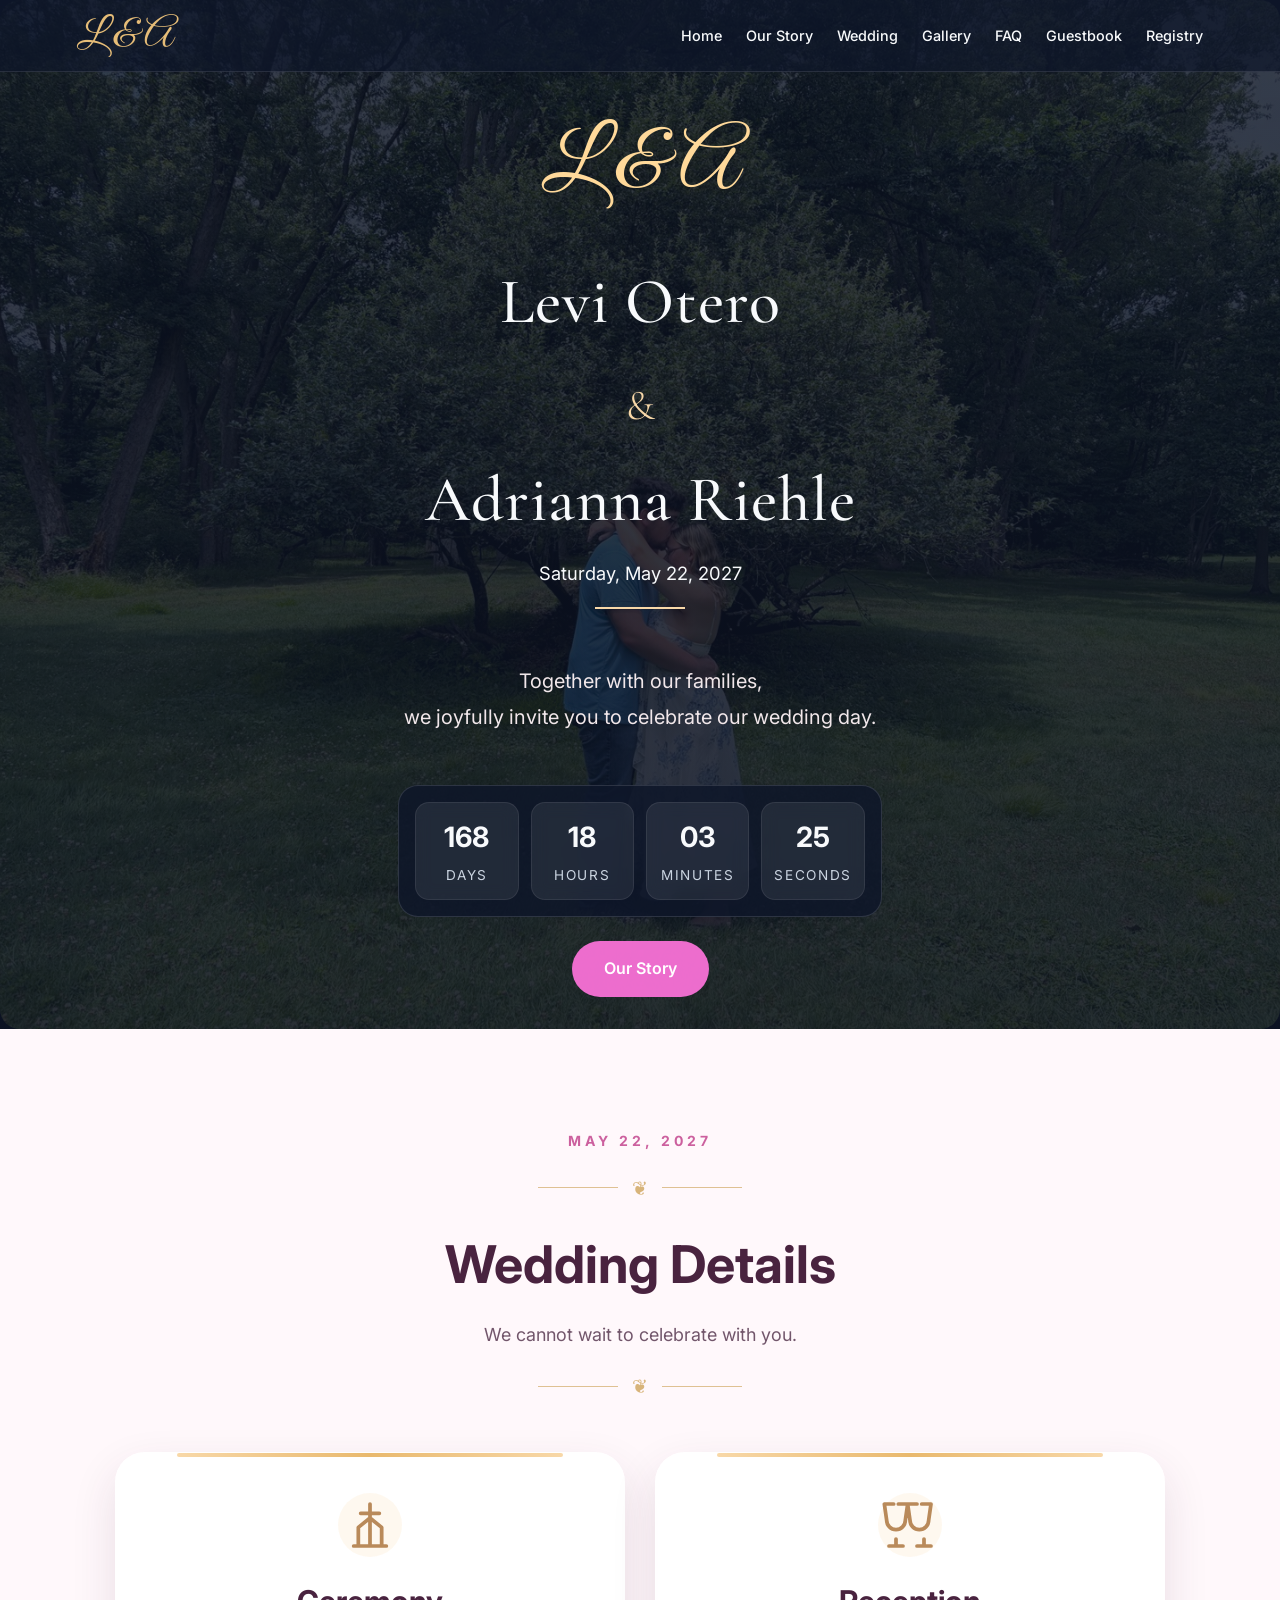
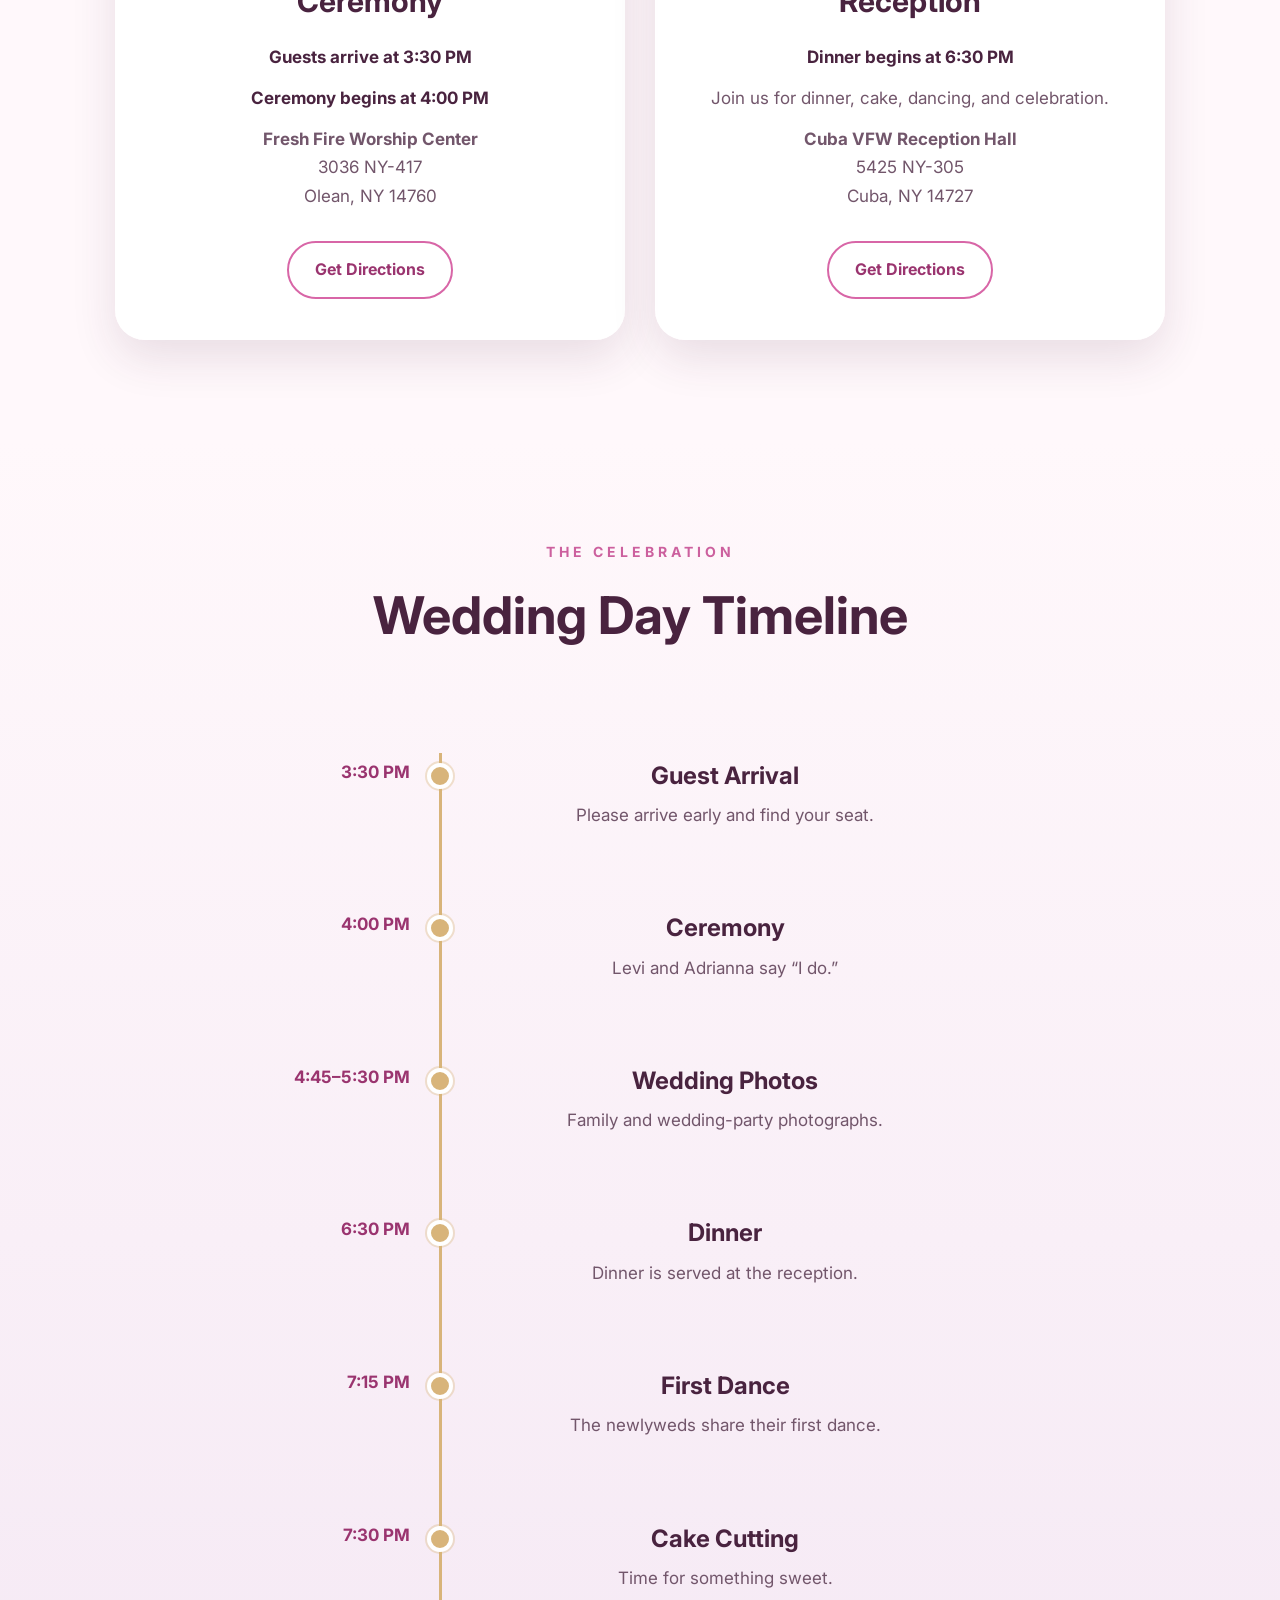
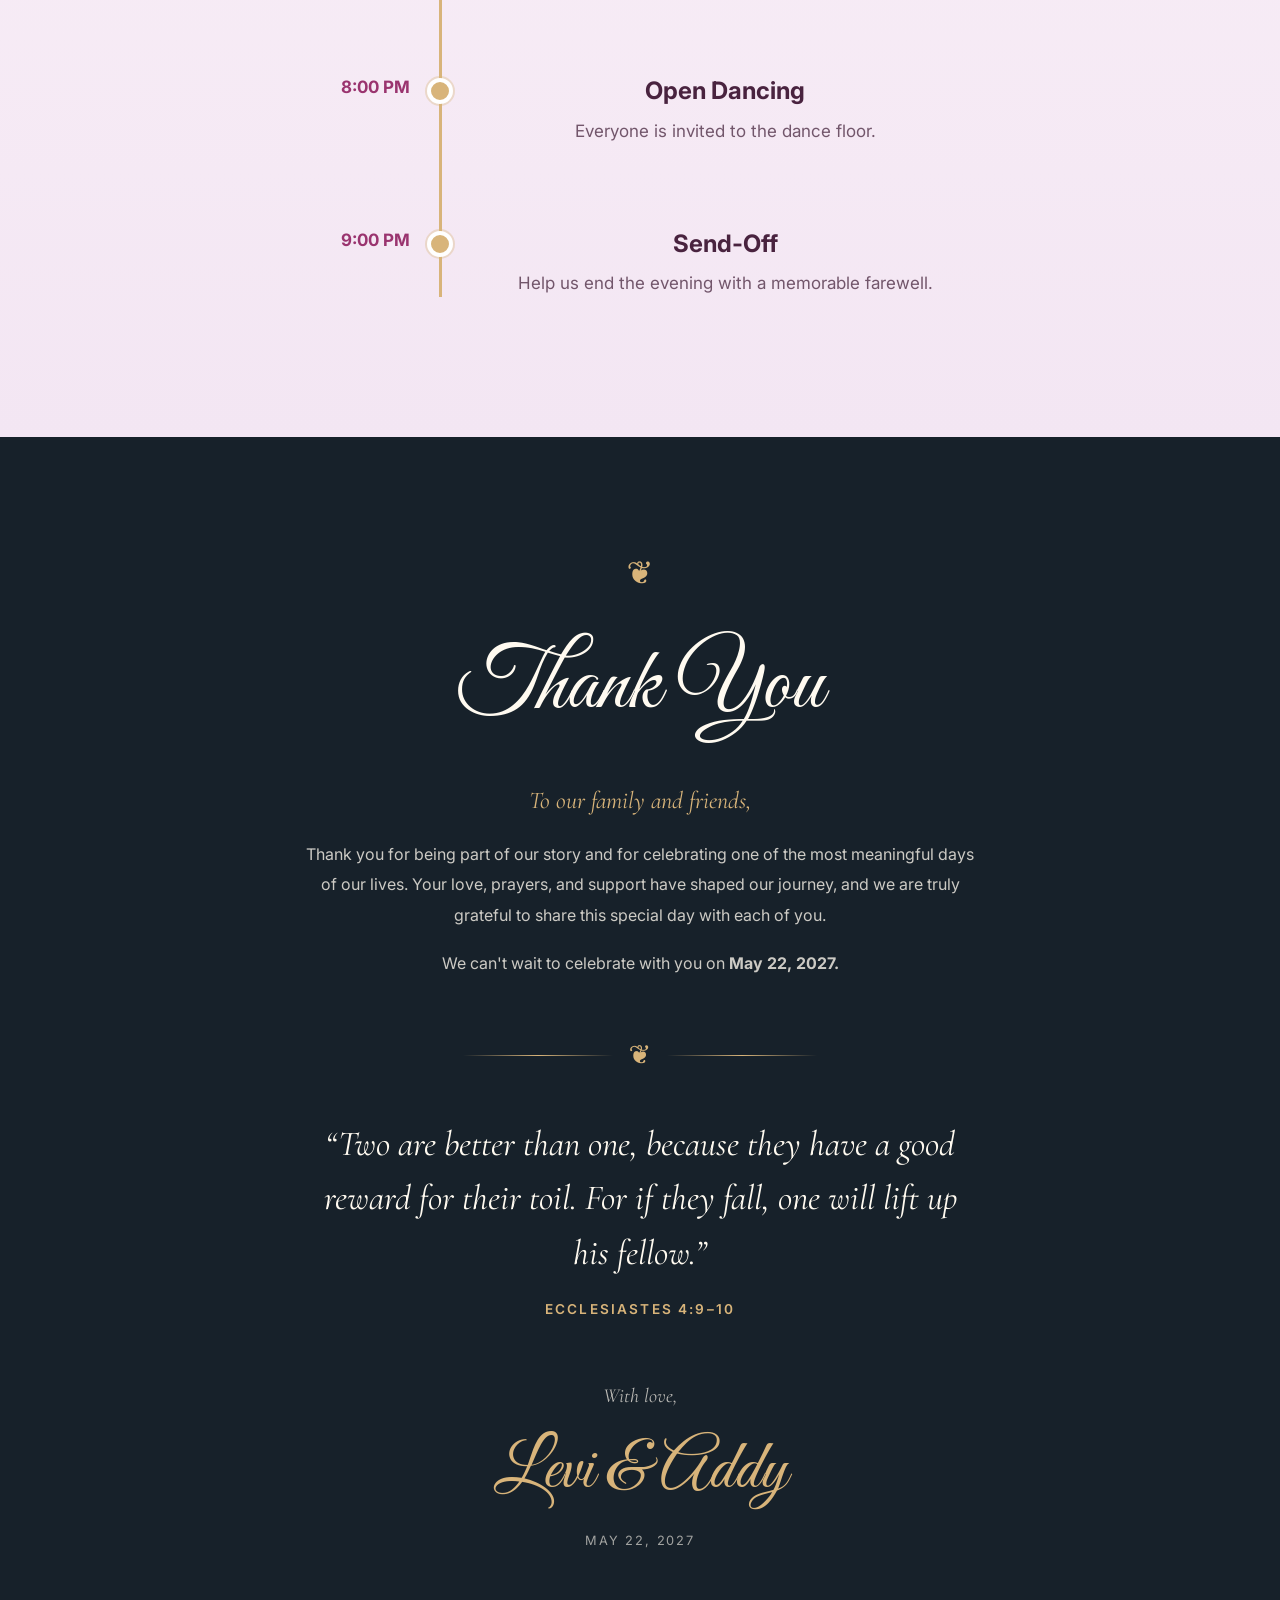
<file: index.html>
<!DOCTYPE html>
<html lang="en">

<head>
    <meta charset="UTF-8">
    <meta name="viewport" content="width=device-width, initial-scale=1.0">

    <link rel="preconnect" href="https://fonts.googleapis.com">
    <link rel="preconnect" href="https://fonts.gstatic.com" crossorigin>

    <link href="https://fonts.googleapis.com/css2?family=Cormorant+Garamond:wght@300;400;500;600&family=Great+Vibes&family=Inter:wght@300;400;500;600&display=swap" rel="stylesheet">

    <link rel="stylesheet" href="css/style.css">
</head>
<body>

<nav class="navbar">
    <a href="index.html" class="nav-logo">L &amp; A</a>

    <button
        class="nav-toggle"
        type="button"
        aria-label="Open navigation menu"
        aria-expanded="false"
    >
        <span></span>
        <span></span>
        <span></span>
    </button>

    <div class="nav-links">
        <a href="index.html">Home</a>
        <a href="story.html">Our Story</a>
        <a href="wedding.html">Wedding</a>
        <a href="gallery.html">Gallery</a>
        <a href="faq.html">FAQ</a>
        <a href="guestbook.html">Guestbook</a>
        <a href="registry.html">Registry</a>
    </div>
</nav>
<section class="hero">

<img src="images/hero.jpg" class="hero-image" alt="Levi and Adrianna">
        <div class="overlay"></div>

<div class="hero-content">

    <div class="monogram">L &amp; A</div>

    <h1>Levi Otero</h1>

    <h2 class="and">&amp;</h2>

    <h1>Adrianna Riehle</h1>

    <p class="subtitle">
        Saturday, May 22, 2027
    </p>

    <p class="tagline">
        Together with our families,<br>
        we joyfully invite you to celebrate our wedding day.
    </p>

<div id="countdown"></div>

<a href="story.html" class="button">
    Our Story
</a>
</div>
    </section>


<section id="details" class="section">

<div class="section-heading">
    <p class="eyebrow">May 22, 2027</p>

    <div class="floral-divider">
        <span>❦</span>
    </div>

    <h2>Wedding Details</h2>

    <p>We cannot wait to celebrate with you.</p>

    <div class="floral-divider">
        <span>❦</span>
    </div>
</div>

    <div class="details-grid">
        <article class="detail-card">
<div class="detail-icon">
    <svg viewBox="0 0 24 24" aria-hidden="true">
        <path d="M12 3v18M8 7h8M5 21h14M7 21v-8l5-4 5 4v8" />
    </svg>
</div>            <h3>Ceremony</h3>
            <p class="detail-time">Guests arrive at 3:30 PM</p>
            <p class="detail-time">Ceremony begins at 4:00 PM</p>

            <address>
                <strong>Fresh Fire Worship Center</strong><br>
                3036 NY-417<br>
                Olean, NY 14760
            </address>

            <a
                class="outline-button"
                href="https://www.google.com/maps/search/?api=1&query=3036+NY-417+Olean+NY+14760"
                target="_blank"
                rel="noopener noreferrer"
            >
                Get Directions
            </a>
        </article>

        <article class="detail-card">
<div class="detail-icon">
    <svg viewBox="0 0 24 24" aria-hidden="true">
        <path d="M7 3h4l-1 7a4 4 0 0 1-8 0L1 3h4M17 3h4l-1 7a4 4 0 0 1-8 0l-1-7h4M6 18v3M18 18v3M3 21h6M15 21h6" />
    </svg>
</div>            
<h3>Reception</h3>
            <p class="detail-time">Dinner begins at 6:30 PM</p>
            <p>Join us for dinner, cake, dancing, and celebration.</p>

            <address>
                <strong>Cuba VFW Reception Hall</strong><br>
                5425 NY-305<br>
                Cuba, NY 14727
            </address>

            <a
                class="outline-button"
                href="https://www.google.com/maps/search/?api=1&query=5425+NY-305+Cuba+NY+14727"
                target="_blank"
                rel="noopener noreferrer"
            >
                Get Directions
            </a>
        </article>
    </div>
</section>

<section id="schedule" class="section schedule-section">
        <div class="section-heading">
        <p class="eyebrow">The Celebration</p>
        <h2>Wedding Day Timeline</h2>
    </div>

    <div class="timeline">
        <div class="timeline-item">
            <time>3:30 PM</time>
            <div>
                <h3>Guest Arrival</h3>
                <p>Please arrive early and find your seat.</p>
            </div>
        </div>

        <div class="timeline-item">
            <time>4:00 PM</time>
            <div>
                <h3>Ceremony</h3>
                <p>Levi and Adrianna say “I do.”</p>
            </div>
        </div>

        <div class="timeline-item">
            <time>4:45–5:30 PM</time>
            <div>
                <h3>Wedding Photos</h3>
                <p>Family and wedding-party photographs.</p>
            </div>
        </div>

        <div class="timeline-item">
            <time>6:30 PM</time>
            <div>
                <h3>Dinner</h3>
                <p>Dinner is served at the reception.</p>
            </div>
        </div>

        <div class="timeline-item">
            <time>7:15 PM</time>
            <div>
                <h3>First Dance</h3>
                <p>The newlyweds share their first dance.</p>
            </div>
        </div>

        <div class="timeline-item">
            <time>7:30 PM</time>
            <div>
                <h3>Cake Cutting</h3>
                <p>Time for something sweet.</p>
            </div>
        </div>

        <div class="timeline-item">
            <time>8:00 PM</time>
            <div>
                <h3>Open Dancing</h3>
                <p>Everyone is invited to the dance floor.</p>
            </div>
        </div>

        <div class="timeline-item">
            <time>9:00 PM</time>
            <div>
                <h3>Send-Off</h3>
                <p>Help us end the evening with a memorable farewell.</p>
            </div>
        </div>
    </div>
</section>
<!-- Thank You & Scripture Section -->
<section class="thank-you-section">

    <div class="thank-you-content">

        <div class="thank-you-floral">❦</div>

        <h2>Thank You</h2>

        <p class="thank-you-intro">To our family and friends,</p>

        <p class="thank-you-message">
            Thank you for being part of our story and for celebrating one of
            the most meaningful days of our lives. Your love, prayers, and
            support have shaped our journey, and we are truly grateful to
            share this special day with each of you.
        </p>

        <p class="thank-you-message">
            We can't wait to celebrate with you on
            <strong>May 22, 2027.</strong>
        </p>

        <div class="scripture-divider">
            <span></span>
            <span class="scripture-flower">❦</span>
            <span></span>
        </div>

        <blockquote class="wedding-scripture">
            “Two are better than one, because they have a good reward for
            their toil. For if they fall, one will lift up his fellow.”
        </blockquote>

        <p class="scripture-reference">
            Ecclesiastes 4:9–10
        </p>

        <div class="wedding-signature">
            <p>With love,</p>
            <h3>Levi &amp; Addy</h3>
            <span>May 22, 2027</span>
        </div>

    </div>

</section>
<script src="js/script.js"></script>

</body>

</html>
</file>
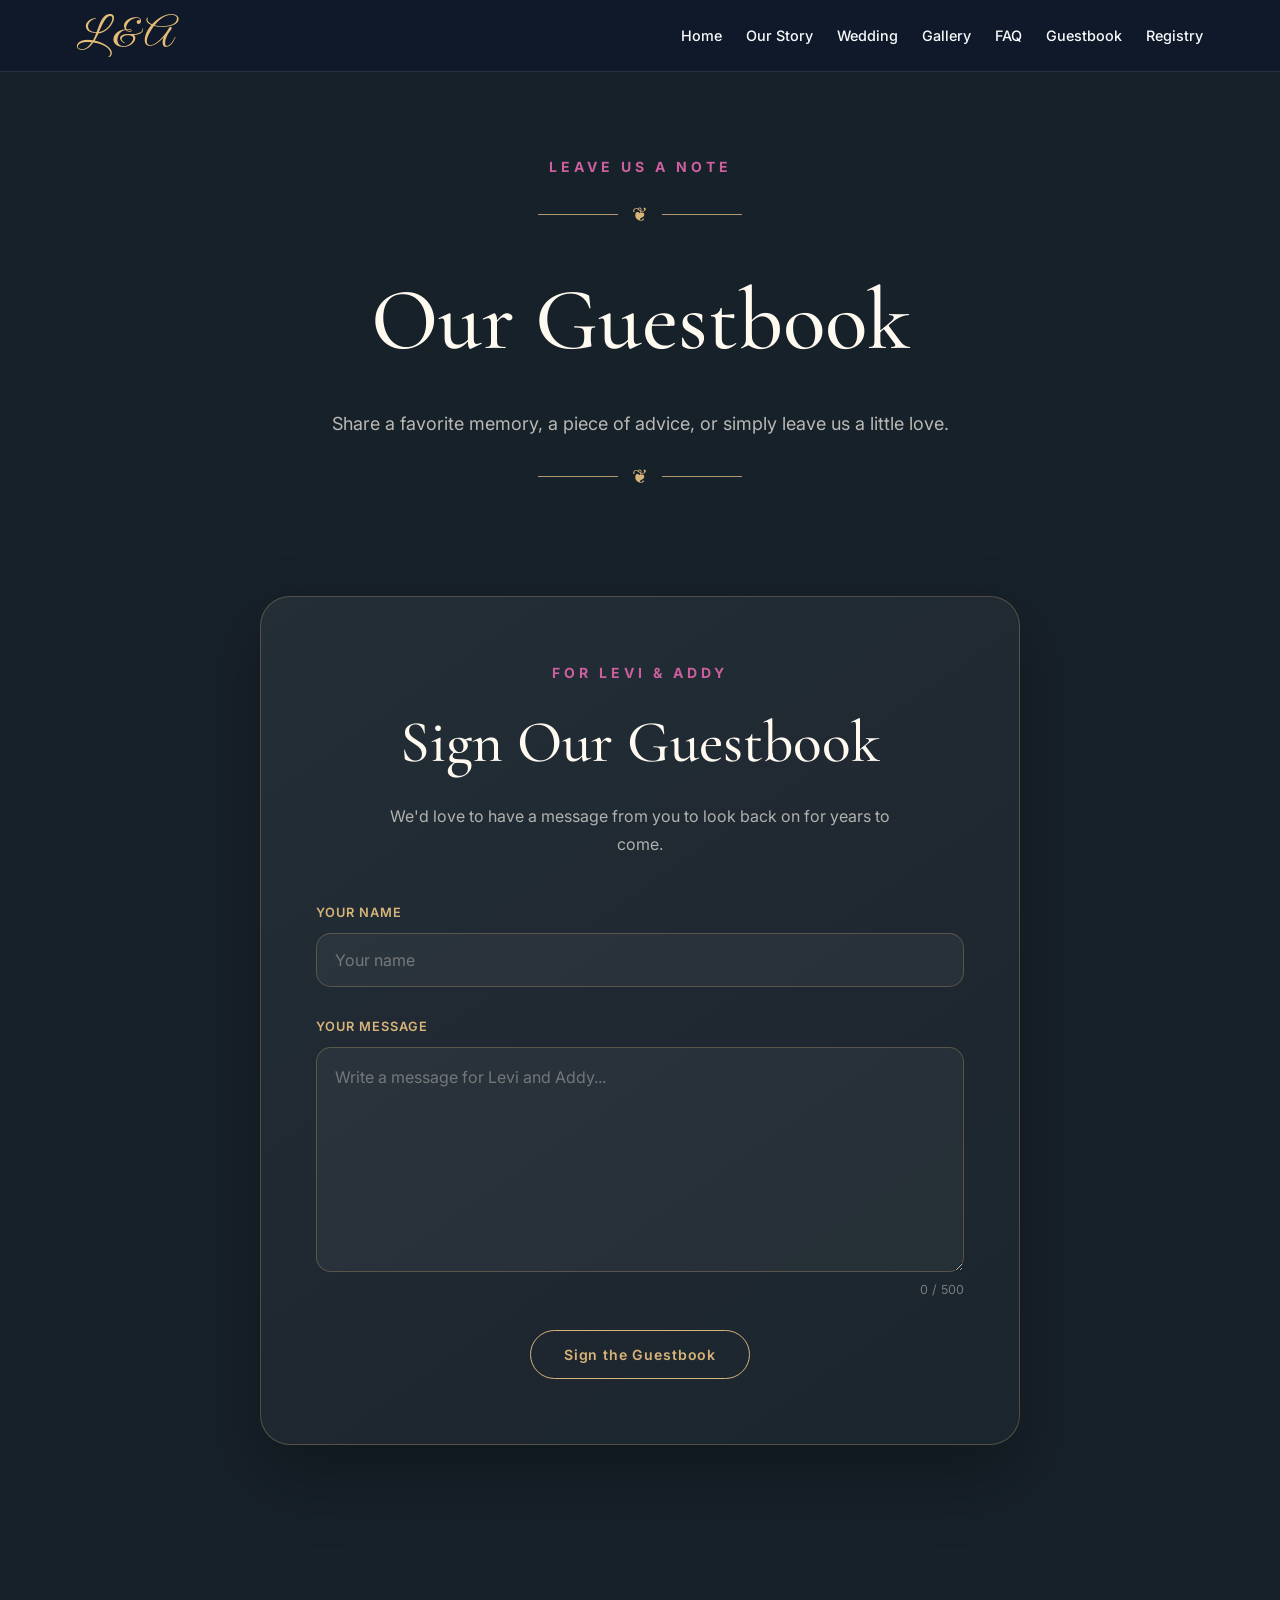
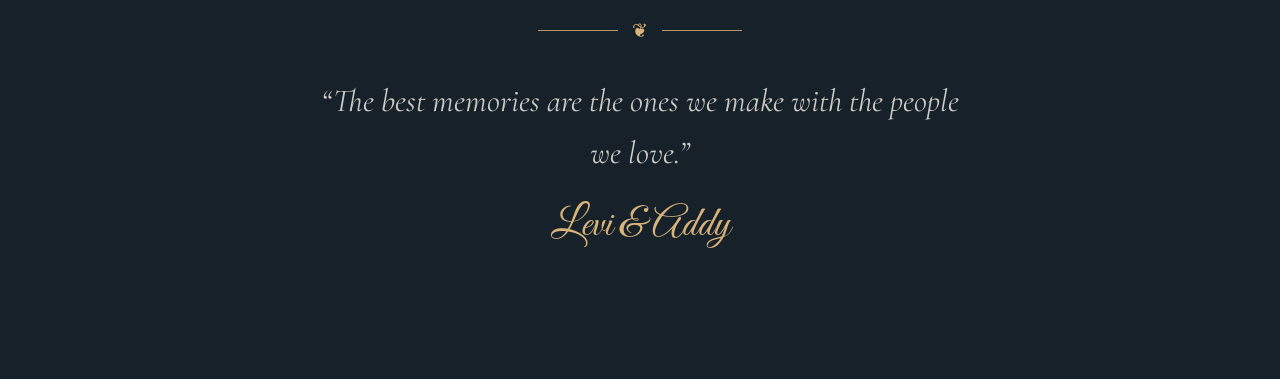
<file: guestbook.html>
<!DOCTYPE html>
<html lang="en">

<head>
    <meta charset="UTF-8">
    <meta name="viewport" content="width=device-width, initial-scale=1.0">

    <title>Guestbook | Levi & Addy</title>

    <link rel="preconnect" href="https://fonts.googleapis.com">
    <link rel="preconnect" href="https://fonts.gstatic.com" crossorigin>

    <link href="https://fonts.googleapis.com/css2?family=Cormorant+Garamond:wght@400;500;600&family=Great+Vibes&family=Inter:wght@300;400;500;600&display=swap"
          rel="stylesheet">

    <link rel="stylesheet" href="css/style.css">
</head>

<body class="guestbook-page">

    <!-- Navigation -->
    <header class="site-header">
        <nav class="navbar">

<a href="index.html" class="logo">
    L &amp; A
</a>
            <button class="menu-toggle" type="button" aria-label="Open navigation">
                <span></span>
                <span></span>
                <span></span>
            </button>

            <div class="nav-links">
                <a href="index.html">Home</a>
                <a href="story.html">Our Story</a>
                <a href="wedding.html">Wedding</a>
                <a href="gallery.html">Gallery</a>
                <a href="faq.html">FAQ</a>
                <a href="guestbook.html" class="active">Guestbook</a>
                <a href="registry.html">Registry</a>
            </div>

        </nav>
    </header>


    <main class="guestbook-main">

        <!-- Hero -->
        <section class="guestbook-hero">

            <div class="section-heading">

                <p class="eyebrow">Leave Us A Note</p>

                <div class="floral-divider">
                    <span>❦</span>
                </div>

                <h1>Our Guestbook</h1>

                <p>
                    Share a favorite memory, a piece of advice,
                    or simply leave us a little love.
                </p>

                <div class="floral-divider">
                    <span>❦</span>
                </div>

            </div>

        </section>


        <!-- Guestbook Form -->
        <section class="guestbook-form-section">

            <div class="guestbook-card">

                <div class="guestbook-card-heading">
                    <p class="eyebrow">For Levi &amp; Addy</p>
                    <h2>Sign Our Guestbook</h2>
                    <p>
                        We'd love to have a message from you to look back on
                        for years to come.
                    </p>
                </div>


<form
    class="guestbook-form"
    id="guestbookForm"
    action="https://formspree.io/f/mkodvayb"
    method="POST"
>
                    <div class="form-group">
                        <label for="guestName">Your Name</label>

                        <input
                            type="text"
                            id="guestName"
                            name="guestName"
                            placeholder="Your name"
                            autocomplete="name"
                            required>
                    </div>


                    <div class="form-group">
                        <label for="guestMessage">Your Message</label>

                        <textarea
                            id="guestMessage"
                            name="guestMessage"
                            rows="7"
                            maxlength="500"
                            placeholder="Write a message for Levi and Addy..."
                            required></textarea>

                        <div class="character-count">
                            <span id="characterCount">0</span> / 500
                        </div>
                    </div>


                    <button type="submit" class="guestbook-submit">
                        Sign the Guestbook
                    </button>

                </form>

            </div>

        </section>
        <div class="guestbook-modal" id="guestbookSuccess" aria-hidden="true">

    <div class="guestbook-modal-card">

        <button
            class="guestbook-modal-close"
            type="button"
            aria-label="Close thank you message">
            ×
        </button>

        <span class="guestbook-modal-heart">♡</span>

        <h2>Thank You!</h2>

        <p>
            Your message has been added to our guestbook.
        </p>

        <span class="guestbook-modal-signature">
            With love, Levi &amp; Addy
        </span>

    </div>

</div>


        <!-- Decorative Message -->
        <section class="guestbook-closing">

            <div class="guestbook-closing-content">

                <div class="floral-divider">
                    <span>❦</span>
                </div>

                <p class="guestbook-quote">
                    “The best memories are the ones we make
                    with the people we love.”
                </p>

                <p class="guestbook-signature">
                    Levi &amp; Addy
                </p>

            </div>

        </section>

    </main>


    <script src="js/script.js"></script>

</body>
</html>
</file>
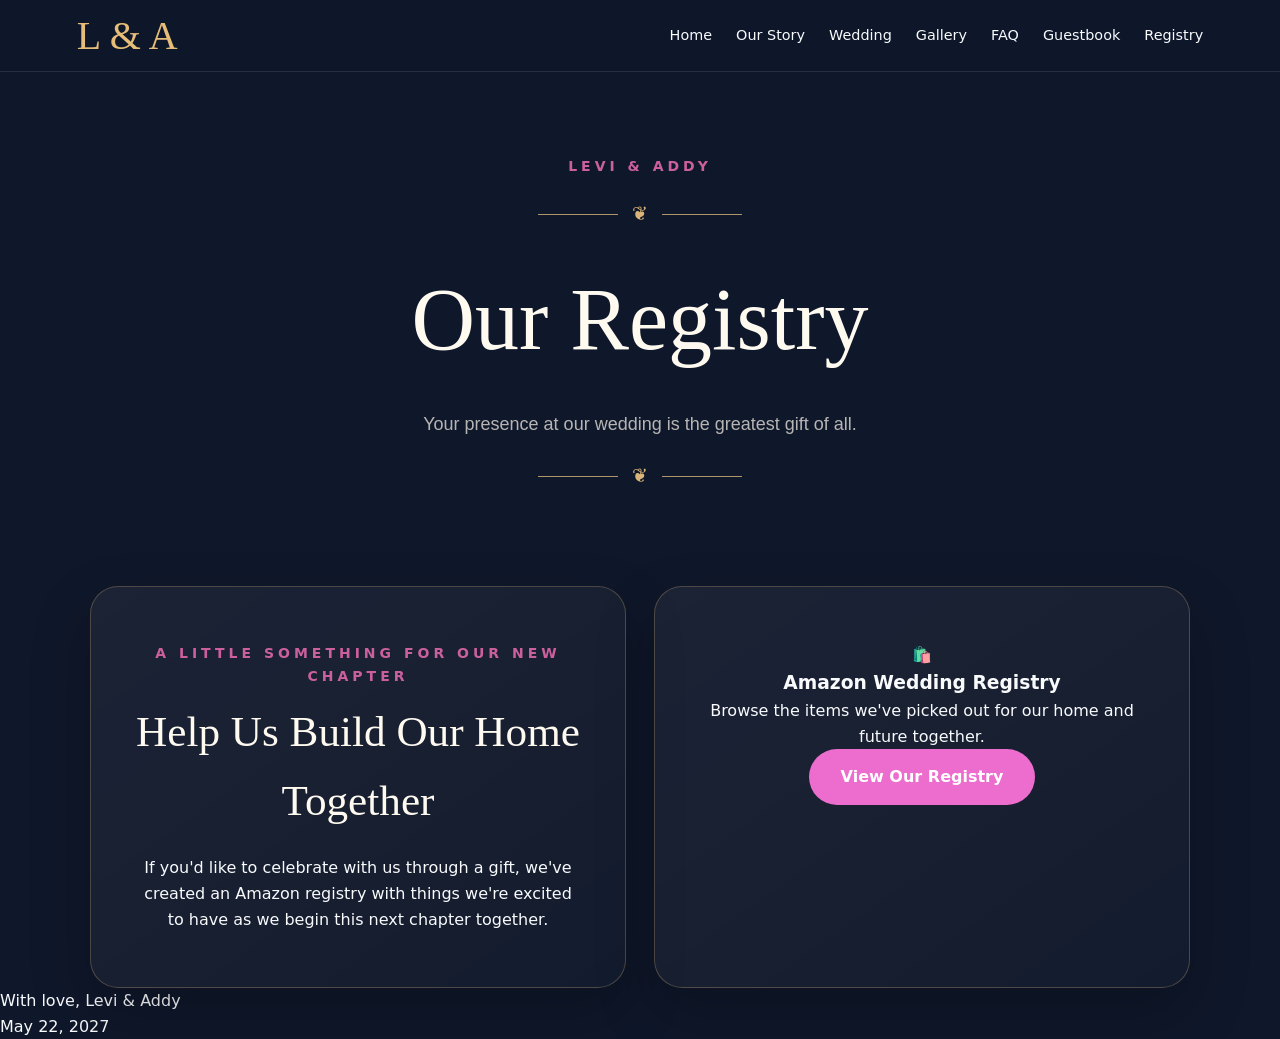
<file: registry.html>
<!DOCTYPE html>
<html lang="en">
<head>
    <meta charset="UTF-8">
    <meta name="viewport" content="width=device-width, initial-scale=1.0">

    <title>Registry | Levi & Addy</title>

    <link rel="stylesheet" href="css/style.css">
</head>

<body>

    <nav class="navbar">
        <a href="index.html" class="nav-logo">L &amp; A</a>

        <button
            class="nav-toggle"
            type="button"
            aria-label="Open navigation menu"
            aria-expanded="false"
        >
            <span></span>
            <span></span>
            <span></span>
        </button>

        <div class="nav-links">
            <a href="index.html">Home</a>
            <a href="story.html">Our Story</a>
            <a href="wedding.html">Wedding</a>
            <a href="gallery.html">Gallery</a>
            <a href="faq.html">FAQ</a>
            <a href="guestbook.html">Guestbook</a>
            <a href="registry.html">Registry</a>
        </div>
    </nav>


    <main>

<section class="wedding-hero">
    <div class="section-heading">

        <p class="eyebrow">Levi &amp; Addy</p>

        <div class="floral-divider">
            <span>❦</span>
        </div>

        <h1>Our Registry</h1>

        <p>
            Your presence at our wedding is the greatest gift of all.
        </p>

        <div class="floral-divider">
            <span>❦</span>
        </div>

    </div>
</section>

        <section class="content-section">
<div class="wedding-info-grid">
<div class="wedding-info-card">
                        <p class="eyebrow">A Little Something For Our New Chapter</p>

                    <h2>Help Us Build Our Home Together</h2>

                    <p>
                        If you'd like to celebrate with us through a gift,
                        we've created an Amazon registry with things we're
                        excited to have as we begin this next chapter together.
                    </p>
                </div>


<article class="wedding-info-card">
                    <div class="registry-icon">
                        🛍️
                    </div>

                    <h3>Amazon Wedding Registry</h3>

                    <p>
                        Browse the items we've picked out for our home and
                        future together.
                    </p>

                    <a
                        href="https://www.amazon.com/hz/wishlist/ls/2JJPL9QI0FU6J?ref_=wl_share"
                        class="button"
                        target="_blank"
                        rel="noopener noreferrer"
                    >
                        View Our Registry
                    </a>

                </div>

            </div>
        </section>

    </main>


    <footer>
        <p>With love, Levi &amp; Addy</p>
        <p>May 22, 2027</p>
    </footer>


    <script src="js/script.js"></script>

</body>
</html>
</file>
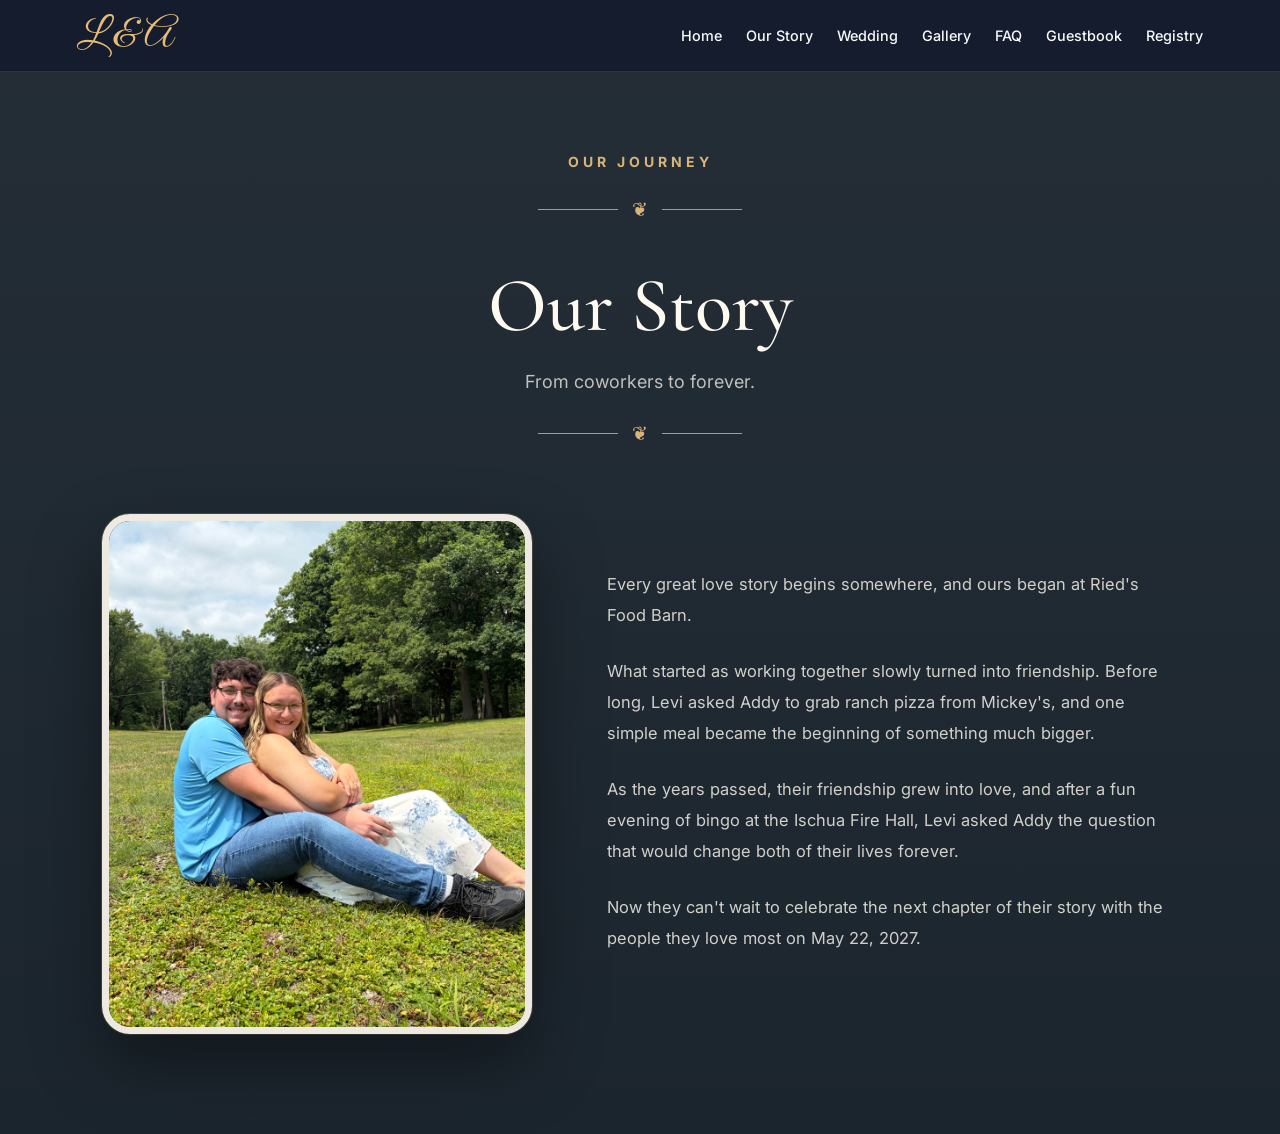
<file: story.html>
<!DOCTYPE html>
<html lang="en">

<head>
    <meta charset="UTF-8">
    <meta name="viewport" content="width=device-width, initial-scale=1.0">

    <title>Our Story | Levi & Addy</title>

    <link rel="preconnect" href="https://fonts.googleapis.com">
    <link rel="preconnect" href="https://fonts.gstatic.com" crossorigin>

    <link href="https://fonts.googleapis.com/css2?family=Cormorant+Garamond:wght@400;500;600&family=Great+Vibes&family=Inter:wght@300;400;500;600&display=swap"
          rel="stylesheet">

    <link rel="stylesheet" href="css/style.css">
</head>

<body class="story-page">

    <!-- Navigation -->
    <header class="site-header">
        <nav class="navbar">

            <a href="index.html" class="logo">
                L &amp; A
            </a>

            <button class="menu-toggle" type="button" aria-label="Open navigation">
                <span></span>
                <span></span>
                <span></span>
            </button>

            <div class="nav-links">
                <a href="index.html">Home</a>
                <a href="story.html" class="active">Our Story</a>
                <a href="wedding.html">Wedding</a>
                <a href="gallery.html">Gallery</a>
                <a href="faq.html">FAQ</a>
                <a href="guestbook.html">Guestbook</a>
                <a href="registry.html">Registry</a>
            </div>

        </nav>
    </header>


    <main>

        <section class="story-section">

            <div class="section-heading">

                <p class="eyebrow">Our Journey</p>

                <div class="floral-divider">
                    <span>❦</span>
                </div>

                <h1>Our Story</h1>

                <p>From coworkers to forever.</p>

                <div class="floral-divider">
                    <span>❦</span>
                </div>

            </div>


            <div class="story-container">

                <div class="story-image">
                    <img src="images/story-photo.jpg" alt="Levi and Addy">
                </div>


                <div class="story-text">

                    <p>
                        Every great love story begins somewhere, and ours began at
                        Ried's Food Barn.
                    </p>

                    <p>
                        What started as working together slowly turned into friendship.
                        Before long, Levi asked Addy to grab ranch pizza from Mickey's,
                        and one simple meal became the beginning of something much
                        bigger.
                    </p>

                    <p>
                        As the years passed, their friendship grew into love, and after
                        a fun evening of bingo at the Ischua Fire Hall, Levi asked Addy
                        the question that would change both of their lives forever.
                    </p>

                    <p>
                        Now they can't wait to celebrate the next chapter of their story
                        with the people they love most on May 22, 2027.
                    </p>

                </div>

            </div>

        </section>

    </main>


    <script src="js/script.js"></script>

</body>
</html>
</file>
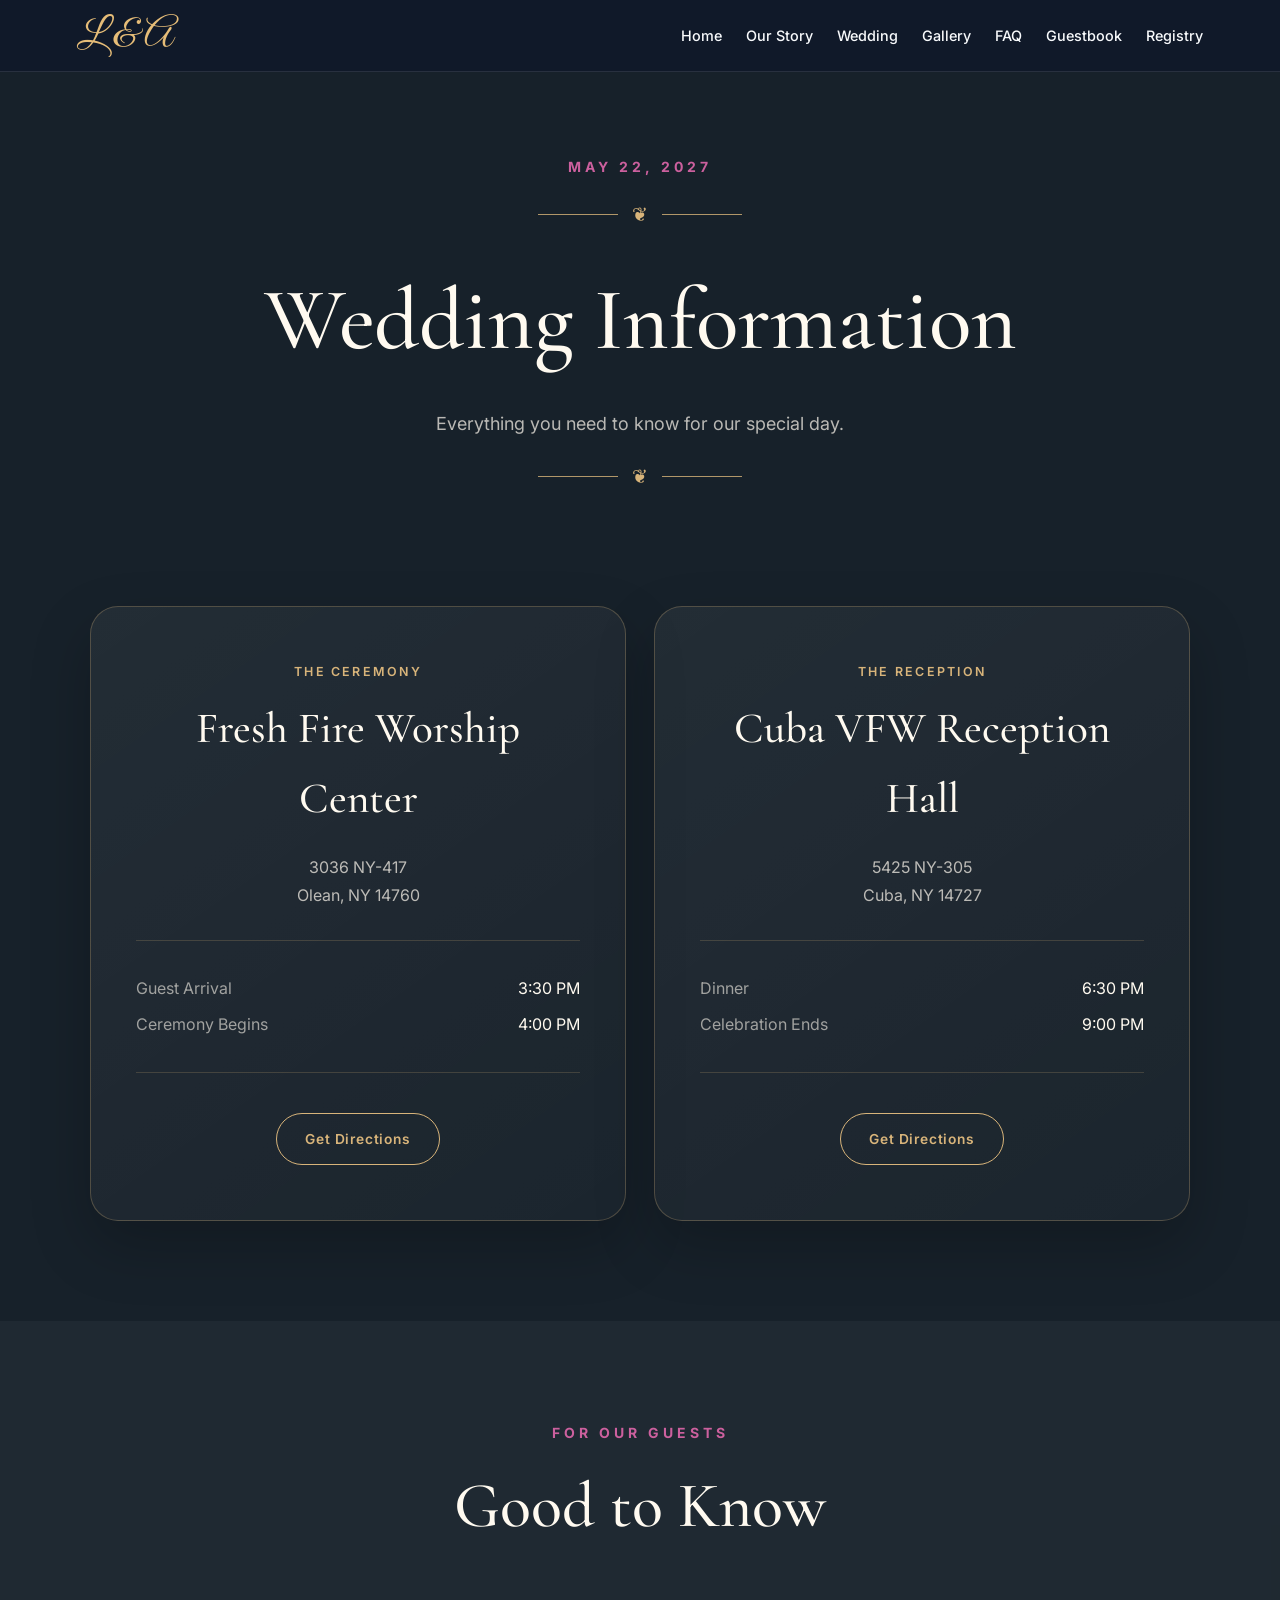
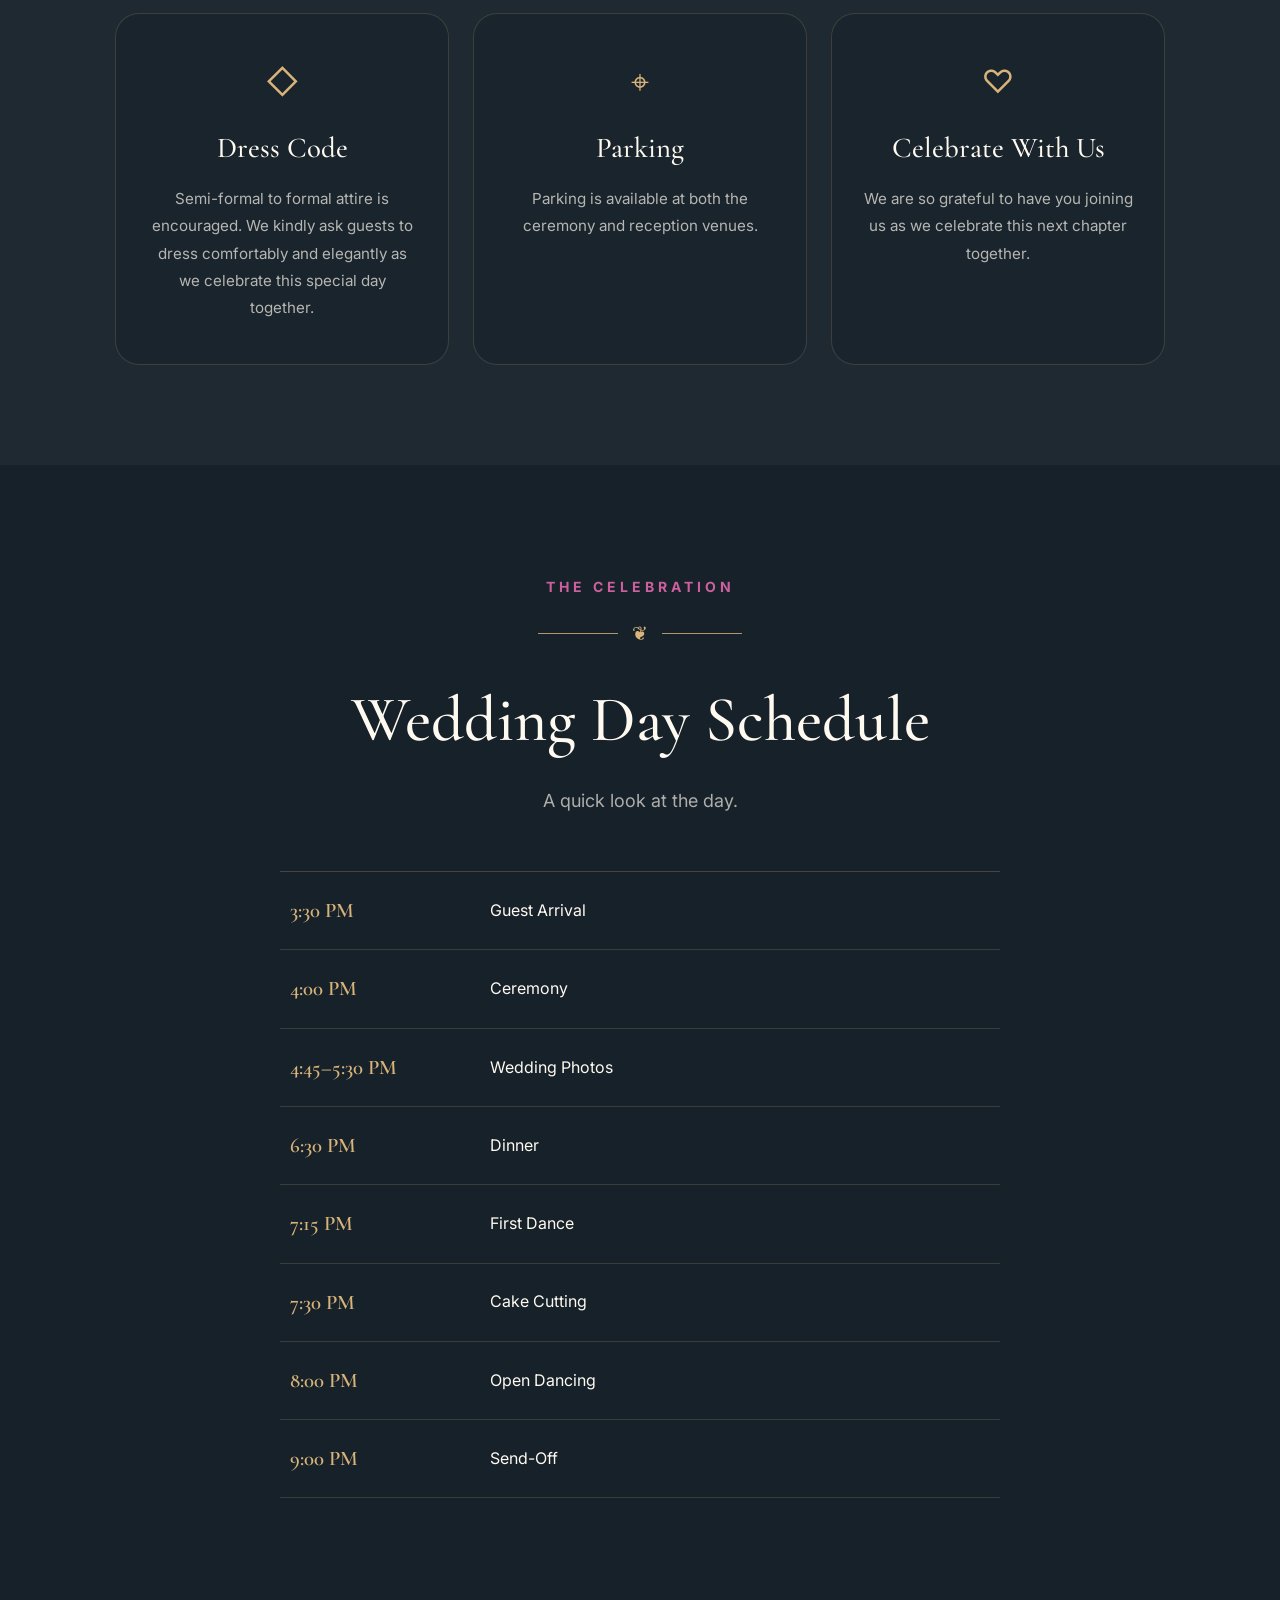
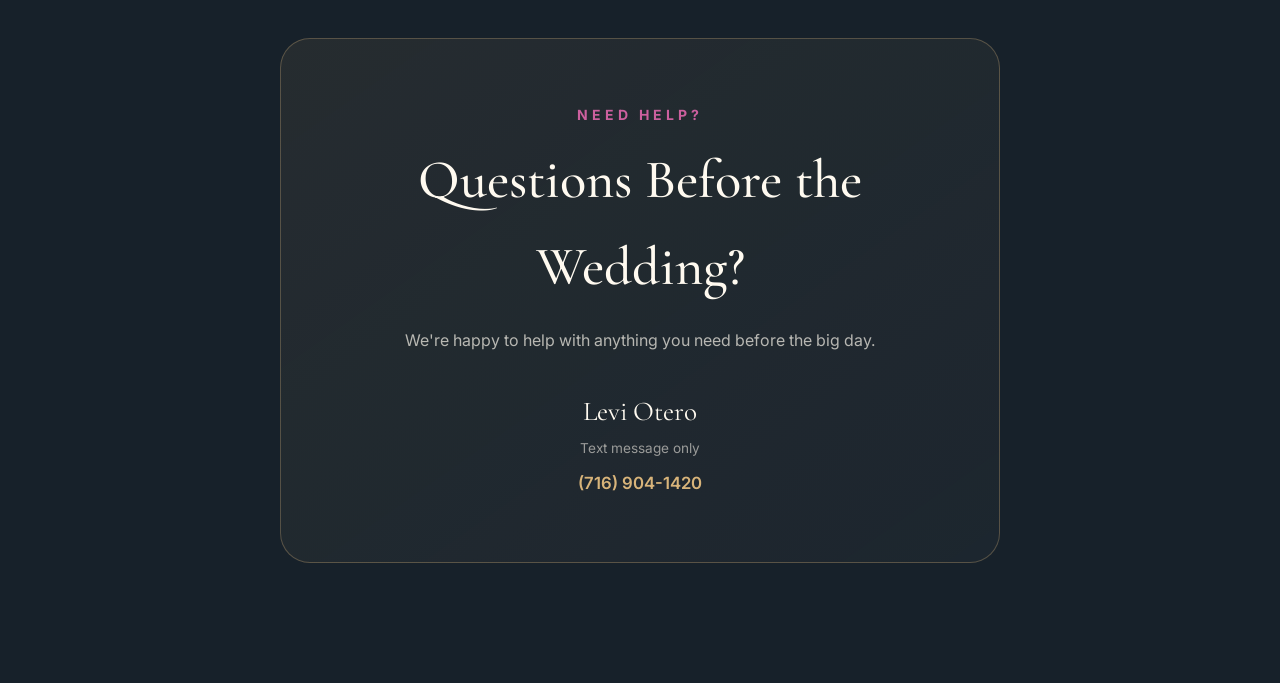
<file: wedding.html>
<!DOCTYPE html>
<html lang="en">

<head>
    <meta charset="UTF-8">
    <meta name="viewport" content="width=device-width, initial-scale=1.0">

    <title>Wedding Information | Levi & Addy</title>

    <link rel="preconnect" href="https://fonts.googleapis.com">
    <link rel="preconnect" href="https://fonts.gstatic.com" crossorigin>

    <link href="https://fonts.googleapis.com/css2?family=Cormorant+Garamond:wght@400;500;600&family=Great+Vibes&family=Inter:wght@300;400;500;600&display=swap"
          rel="stylesheet">

    <link rel="stylesheet" href="css/style.css">
</head>

<body class="wedding-page">

    <!-- Navigation -->
    <header class="site-header">
        <nav class="navbar">

            <a href="index.html" class="logo">
                L &amp; A
            </a>

            <button class="menu-toggle" type="button" aria-label="Open navigation">
                <span></span>
                <span></span>
                <span></span>
            </button>

            <div class="nav-links">
                <a href="index.html">Home</a>
                <a href="story.html">Our Story</a>
                <a href="wedding.html" class="active">Wedding</a>
                <a href="gallery.html">Gallery</a>
                <a href="faq.html">FAQ</a>
                <a href="guestbook.html">Guestbook</a>
                <a href="registry.html">Registry</a>
            </div>

        </nav>
    </header>


    <main class="wedding-main">

        <!-- Hero -->
        <section class="wedding-hero">

            <div class="section-heading">

                <p class="eyebrow">May 22, 2027</p>

                <div class="floral-divider">
                    <span>❦</span>
                </div>

                <h1>Wedding Information</h1>

                <p>
                    Everything you need to know for our special day.
                </p>

                <div class="floral-divider">
                    <span>❦</span>
                </div>

            </div>

        </section>


        <!-- Venue Cards -->
        <section class="wedding-info-section">

            <div class="wedding-info-grid">

                <!-- Ceremony -->
                <article class="wedding-info-card">

                    <p class="card-eyebrow">The Ceremony</p>

                    <h2>Fresh Fire Worship Center</h2>

                    <p class="venue-address">
                        3036 NY-417<br>
                        Olean, NY 14760
                    </p>

                    <div class="venue-times">
                        <p>
                            <span>Guest Arrival</span>
                            3:30 PM
                        </p>

                        <p>
                            <span>Ceremony Begins</span>
                            4:00 PM
                        </p>
                    </div>

                    <a
                        class="directions-button"
                        href="https://www.google.com/maps/search/?api=1&query=3036+NY-417+Olean+NY+14760"
                        target="_blank"
                        rel="noopener noreferrer">
                        Get Directions
                    </a>

                </article>


                <!-- Reception -->
                <article class="wedding-info-card">

                    <p class="card-eyebrow">The Reception</p>

                    <h2>Cuba VFW Reception Hall</h2>

                    <p class="venue-address">
                        5425 NY-305<br>
                        Cuba, NY 14727
                    </p>

                    <div class="venue-times">
                        <p>
                            <span>Dinner</span>
                            6:30 PM
                        </p>

                        <p>
                            <span>Celebration Ends</span>
                            9:00 PM
                        </p>
                    </div>

                    <a
                        class="directions-button"
                        href="https://www.google.com/maps/search/?api=1&query=5425+NY-305+Cuba+NY+14727"
                        target="_blank"
                        rel="noopener noreferrer">
                        Get Directions
                    </a>

                </article>

            </div>

        </section>


        <!-- Guest Information -->
        <section class="guest-info-section">

            <div class="section-heading">
                <p class="eyebrow">For Our Guests</p>
                <h2>Good to Know</h2>
            </div>

            <div class="guest-info-grid">

                <article class="guest-info-card">
                    <span class="guest-info-icon">◇</span>

                    <h3>Dress Code</h3>

                    <p>
                        <p>
    Semi-formal to formal attire is encouraged.
    We kindly ask guests to dress comfortably and elegantly
    as we celebrate this special day together.
</p>
                    </p>
                </article>


                <article class="guest-info-card">
                    <span class="guest-info-icon">⌖</span>

                    <h3>Parking</h3>

                    <p>
                        Parking is available at both the ceremony and reception
                        venues.
                    </p>
                </article>


                <article class="guest-info-card">
                    <span class="guest-info-icon">♡</span>

                    <h3>Celebrate With Us</h3>

                    <p>
                        We are so grateful to have you joining us as we celebrate
                        this next chapter together.
                    </p>
                </article>

            </div>

        </section>


        <!-- Schedule -->
        <section class="wedding-schedule-section">

            <div class="section-heading">

                <p class="eyebrow">The Celebration</p>

                <div class="floral-divider">
                    <span>❦</span>
                </div>

                <h2>Wedding Day Schedule</h2>

                <p>A quick look at the day.</p>

            </div>


            <div class="wedding-schedule">

                <div class="wedding-schedule-item">
                    <time>3:30 PM</time>
                    <span>Guest Arrival</span>
                </div>

                <div class="wedding-schedule-item">
                    <time>4:00 PM</time>
                    <span>Ceremony</span>
                </div>

                <div class="wedding-schedule-item">
                    <time>4:45–5:30 PM</time>
                    <span>Wedding Photos</span>
                </div>

                <div class="wedding-schedule-item">
                    <time>6:30 PM</time>
                    <span>Dinner</span>
                </div>

                <div class="wedding-schedule-item">
                    <time>7:15 PM</time>
                    <span>First Dance</span>
                </div>

                <div class="wedding-schedule-item">
                    <time>7:30 PM</time>
                    <span>Cake Cutting</span>
                </div>

                <div class="wedding-schedule-item">
                    <time>8:00 PM</time>
                    <span>Open Dancing</span>
                </div>

                <div class="wedding-schedule-item">
                    <time>9:00 PM</time>
                    <span>Send-Off</span>
                </div>

            </div>

        </section>


        <!-- Need Help -->
        <section class="wedding-contact-section">

            <div class="wedding-contact-card">

                <p class="eyebrow">Need Help?</p>

                <h2>Questions Before the Wedding?</h2>

                <p>
                    We're happy to help with anything you need before the big day.
                </p>

                <div class="contact-name">
                    Levi Otero
                </div>

                <div class="contact-method">
                    Text message only
                </div>

                <a href="sms:+17169041420" class="contact-phone">
                    (716) 904-1420
                </a>

            </div>

        </section>

    </main>


    <script src="js/script.js"></script>

</body>
</html>
</file>
<file: css/style.css>
:root {
  --bg-color: #0f172a;
  --hero-overlay: rgba(15, 23, 42, 0.65);
  --text-light: #f8fafc;
  --text-muted: #cbd5e1;
  --accent: #f472b6;
  --button-bg: rgba(248, 113, 214, 0.95);
  --button-hover: #f9a8d4;
}

* {
  box-sizing: border-box;
  margin: 0;
  padding: 0;
}

body {
  font-family: Inter, system-ui, -apple-system, BlinkMacSystemFont, "Segoe UI", sans-serif;
  color: var(--text-light);
  background: var(--bg-color);
  min-height: 100vh;
  line-height: 1.6;
}

.hero {
  position: relative;
  min-height: 100vh;
  display: grid;
  place-items: center;
  padding: 2rem;
  overflow: hidden;
}

.hero-image {
  border-radius: 20px;
    box-shadow: 0 20px 50px rgba(0, 0, 0, 0.35);
  position: absolute;
  inset: 0;
  width: 100%;
  height: 100%;
  object-fit: cover;
filter: brightness(0.82);}

.overlay {
  position: absolute;
  inset: 0;
  background: var(--hero-overlay);
}

.hero-content {
  position: relative;
  z-index: 1;
  max-width: 720px;
  text-align: center;
}

.monogram {
  font-size: 1.5rem;
  letter-spacing: 0.35em;
  text-transform: uppercase;
  margin-bottom: 1rem;
  color: var(--accent);
}

.hero-content h1 {
  font-size: clamp(3rem, 5vw, 5rem);
  margin-bottom: 0.5rem;
}

.hero-content h3 {
  color: var(--text-muted);
  font-size: 1.25rem;
  margin-bottom: 1rem;
}

.subtitle {
  font-size: 1.15rem;
  margin-bottom: 1.5rem;
}

#countdown {
  display: inline-grid;
  grid-template-columns: repeat(4, minmax(72px, 1fr));
  gap: 0.75rem;
  margin-bottom: 1.75rem;
  padding: 1rem;
  background: rgba(15, 23, 42, 0.85);
  border: 1px solid rgba(255, 255, 255, 0.12);
  border-radius: 1.25rem;
}

.countdown-item {
  display: grid;
  gap: 0.35rem;
  padding: 0.75rem;
  background: rgba(255, 255, 255, 0.08);
  border-radius: 0.875rem;
}

.countdown-value {
  font-size: 1.75rem;
  font-weight: 700;
}

.countdown-label {
  font-size: 0.85rem;
  color: var(--text-muted);
  text-transform: uppercase;
  letter-spacing: 0.12em;
}

.button {
  display: inline-flex;
  align-items: center;
  justify-content: center;
  padding: 0.95rem 2rem;
  border-radius: 999px;
  background: var(--button-bg);
  color: #fff;
  text-decoration: none;
  font-weight: 600;
transition: background 0.25s ease, transform 0.3s ease, box-shadow 0.3s ease;}

.button:hover,
.button:focus-visible {
transform: translateY(-3px);
box-shadow: 0 12px 30px rgba(0, 0, 0, 0.25);
background: var(--button-hover);
}

#story {
  max-width: 760px;
  margin: 4rem auto;
  padding: 0 2rem 4rem;
}

#story h2 {
  font-size: 2rem;
  margin-bottom: 1rem;
}

#story p {
  font-size: 1.05rem;
  color: var(--text-muted);
}

@media (max-width: 640px) {
  #countdown {
    grid-template-columns: repeat(2, minmax(72px, 1fr));
  }
}
/* Wedding Details */

.section {
    padding: 100px 8%;
    background: #fff8fb;
    color: #49233f;
}

.section-heading {
    max-width: 700px;
    margin: 0 auto 50px;
    text-align: center;
}

.section-heading h2 {
    margin-bottom: 14px;
    font-size: 52px;
    color: #49233f;
}

.section-heading p {
    font-size: 18px;
    line-height: 1.7;
    color: #72566b;
}

.eyebrow {
    margin-bottom: 10px;
    color: #cc609e !important;
    font-size: 14px !important;
    font-weight: bold;
    letter-spacing: 4px;
    text-transform: uppercase;
}

.details-grid {
    display: grid;
    grid-template-columns: repeat(2, 1fr);
    gap: 30px;
    max-width: 1050px;
    margin: 0 auto;
}

.detail-card {
    position: relative;
    padding: 40px;
    border: 1px solid rgba(255, 255, 255, 0.25);
    border-radius: 30px;

    background: rgba(255, 255, 255, 0.9);
    backdrop-filter: blur(10px);

    box-shadow: 0 18px 45px rgba(73, 35, 63, 0.12);

    text-align: center;

    transition:
        transform 0.35s ease,
        box-shadow 0.35s ease;
}

.detail-card::before {
    content: "";
    position: absolute;
    top: 0;
    left: 12%;
    width: 76%;
    height: 4px;
    border-radius: 999px;
    background: linear-gradient(
        90deg,
        #f8d8a8,
        #e9b96e,
        #f8d8a8
    );
}

.detail-card:hover {
    transform: translateY(-10px);

    box-shadow: 0 28px 60px rgba(73, 35, 63, 0.18);
}

.detail-icon {
    margin-bottom: 18px;
    font-size: 42px;
}

.detail-card h3 {
    margin-bottom: 18px;
    color: #49233f;
    font-size: 30px;
}

.detail-card p,
.detail-card address {
    margin-bottom: 12px;
    color: #72566b;
    font-size: 17px;
    font-style: normal;
    line-height: 1.7;
}

.detail-time {
    color: #49233f !important;
    font-weight: bold;
}

.outline-button {
    display: inline-block;
    margin-top: 18px;
    padding: 14px 26px;
    border: 2px solid #d866a7;
    border-radius: 50px;
    color: #9a346f;
    font-weight: bold;
    text-decoration: none;
    transition: 0.25s;
}

.outline-button:hover {
    background: #d866a7;
    color: white;
    transform: translateY(-2px);
}


/* Wedding Timeline */

.schedule-section {
    background: linear-gradient(180deg, #fff8fb, #f3e6f3);
}

.timeline {
    position: relative;
    max-width: 850px;
    margin: 0 auto;
}

.timeline::before {
    content: "";
    position: absolute;
    top: 0;
    bottom: 0;
    left: 145px;
    width: 2px;
    background: #e4b4d2;
}

.timeline-item {
    position: relative;
    display: grid;
    grid-template-columns: 120px 1fr;
    gap: 50px;
    padding-bottom: 45px;
}

.timeline-item::before {
    content: "";
    position: absolute;
    top: 7px;
    left: 137px;
    width: 18px;
    height: 18px;
    border: 4px solid #ffffff;
    border-radius: 50%;
    background: #d8b47a;
    box-shadow: 0 0 0 2px rgba(216, 180, 122, 0.35);
    transition: transform 0.3s ease, box-shadow 0.3s ease;
}

.timeline-item time {
    padding-top: 2px;
    color: #9a346f;
    font-size: 17px;
    font-weight: bold;
    text-align: right;
}

.timeline-item h3 {
    margin-bottom: 7px;
    color: #49233f;
    font-size: 24px;
}

.timeline-item p {
    color: #72566b;
    font-size: 17px;
    line-height: 1.6;
}


/* Phone and tablet layout */

@media (max-width: 760px) {
    .section {
        padding: 75px 22px;
    }

    .section-heading h2 {
        font-size: 38px;
    }

    .details-grid {
        grid-template-columns: 1fr;
    }

    .detail-card {
        padding: 32px 24px;
    }

    .timeline::before {
        left: 9px;
    }

    .timeline-item {
        grid-template-columns: 1fr;
        gap: 8px;
        padding-left: 42px;
    }

    .timeline-item::before {
        left: 1px;
    }

    .timeline-item time {
        text-align: left;
    }
}
/* Navigation */

.navbar {
  position: fixed;
  top: 0;
  left: 0;
  z-index: 1000;
  width: 100%;
  min-height: 72px;
  padding: 0 6%;
  display: flex;
  align-items: center;
  justify-content: space-between;
background: rgba(15, 23, 42, 0.72);
  border-bottom: 1px solid rgba(255, 255, 255, 0.1);
}

.nav-logo {
    font-family: "Great Vibes", cursive;
    font-size: 2.2rem;
    color: #f8d8a8;
    text-decoration: none;
    letter-spacing: 0;
    font-weight: normal;
    transition: transform 0.3s ease;
}

.nav-logo:hover {
    transform: scale(1.08);
}
.nav-links {
  display: flex;
  align-items: center;
  gap: 24px;
}

.nav-links a {
  position: relative;
  color: #f8fafc;
  font-size: 0.9rem;
  font-weight: 500;
  text-decoration: none;
}

.nav-links a::after {
  content: "";
  position: absolute;
  left: 0;
  bottom: -6px;
  width: 0;
  height: 2px;
  background: #f472b6;
  transition: width 0.25s ease;
}

.nav-links a:hover::after {
  width: 100%;
}

.hero {
  padding-top: 100px;
}

@media (max-width: 760px) {
  .navbar {
    position: relative;
    padding: 18px 22px;
    flex-direction: column;
    align-items: flex-start;
    gap: 12px;
  }

  .nav-links {
    flex-wrap: wrap;
    gap: 12px 18px;
  }

  .hero {
    padding-top: 2rem;
  }
}
/* Mobile navigation button */

.nav-toggle {
    display: none;
    padding: 8px;
    border: none;
    background: transparent;
    cursor: pointer;
}

.nav-toggle span {
    display: block;
    width: 26px;
    height: 2px;
    margin: 5px 0;
    background: #f8fafc;
    transition: 0.25s ease;
}

@media (max-width: 760px) {
    .navbar {
        position: fixed;
        padding: 14px 22px;
        flex-direction: row;
        align-items: center;
    }

    .nav-toggle {
        display: block;
    }

    .nav-links {
        position: absolute;
        top: 72px;
        left: 0;
        width: 100%;
        padding: 20px 22px;
        display: none;
        flex-direction: column;
        align-items: flex-start;
        gap: 16px;
        background: rgba(15, 23, 42, 0.98);
        border-top: 1px solid rgba(255, 255, 255, 0.1);
    }

    .nav-links.open {
        display: flex;
    }

    .hero {
        padding-top: 90px;
    }
}
.and{
    font-family: "Cormorant Garamond", serif;
    font-size: 42px;
    font-weight: 300;
    color:#f8d8a8;
    margin:10px 0;
}

.tagline{
    margin:30px auto;
    max-width:650px;
    color:#f1e7ea;
    font-size:20px;
    line-height:1.8;
}

.hero-content h1{
    font-family:"Cormorant Garamond",serif;
    font-weight:500;
    letter-spacing:1px;
}

.monogram{
    font-family:"Great Vibes",cursive;
    font-size:82px;
    color:#ffd99a;
    letter-spacing:normal;
    text-transform:none;
    margin-bottom:20px;
    text-shadow:0 0 20px rgba(0,0,0,.35);
}
.hero-content {
    display: flex;
    flex-direction: column;
    align-items: center;
}

#countdown {
    margin-top: 20px;
    margin-bottom: 24px;
}

.hero-content .button {
    align-self: center;
}
.hero::before {
    content: "";
    position: absolute;
    inset: 0;
    background: linear-gradient(
        rgba(10, 15, 30, 0.35),
        rgba(10, 15, 30, 0.55)
    );
    z-index: 1;
}

.hero-content {
    position: relative;
    z-index: 2;
}
.subtitle::after {
    content: "";
    display: block;
    width: 90px;
    height: 2px;
    margin: 18px auto 0;
    background: #f8d8a8;
}
.countdown-item {
    backdrop-filter: blur(8px);
    border: 1px solid rgba(255,255,255,.08);
    transition: transform .3s ease;
}

.countdown-item:hover {
    transform: translateY(-5px);
}
.detail-icon {
    width: 64px;
    height: 64px;
    margin: 0 auto 20px;
    display: flex;
    align-items: center;
    justify-content: center;
    border-radius: 50%;
    background: rgba(248, 216, 168, 0.18);
}

.detail-icon svg {
    width: 56px;
    height: 56px;
    fill: none;
    stroke: #b98a5a;
    stroke-width: 1.6;
    stroke-linecap: round;
    stroke-linejoin: round;
}
.floral-divider {
    display: flex;
    align-items: center;
    justify-content: center;
    margin: 20px 0;
}

.floral-divider::before,
.floral-divider::after {
    content: "";
    flex: 0 0 80px;
    height: 1px;
    background: #d8b47a;
    opacity: .8;
}

.floral-divider span {
    margin: 0 14px;
    color: #d8b47a;
    font-size: 1.2rem;
}
.story-section{
    padding:90px 8%;
}

.story-container{
    display:flex;
    align-items:center;
    gap:70px;
    max-width:1200px;
    margin:auto;
}

.story-image{
    flex:1;
}

.story-image img{
    width:100%;
    border-radius:30px;
    display:block;
    box-shadow:0 25px 60px rgba(73,35,63,.15);
}

.story-text{
    flex:1;
}

.story-text p{
    margin-bottom:22px;
    font-size:1.08rem;
    line-height:1.9;
    color:#6b5566;
}
@media (max-width:900px){

.story-container{
    flex-direction:column;
}

.story-image,
.story-text{
    width:100%;
}

}
.timeline-section {
    padding: 40px 8%;
    background: #fdf8f6;
}

.timeline {
    max-width: 700px;
    margin: 60px auto 0;
    position: relative;
}

.timeline::before {
    content: "";
    position: absolute;
    left: 149px;
    top: 36px;
    bottom: 40px;
    width: 3px;
    background: #d8b47a;
}

.timeline-item {
    position: relative;
    text-align: center;
    padding: 40px 0;
}

.timeline-dot {
    width: 18px;
    height: 18px;
    background: #d8b47a;
    border: 4px solid #ffffff;
    border-radius: 50%;
    position: relative;
    z-index: 2;
    box-shadow: 0 0 0 3px rgba(216, 180, 122, 0.25);
    transition: transform 0.3s ease;
}

.timeline-time {
    font-size: 1.1rem;
    font-weight: 700;
    color: #4a2944;
}

.timeline-event {
    font-size: 1rem;
    color: #6f5c6a;
}
.timeline-item:hover .timeline-dot{
    transform:scale(1.25);
    transition:.3s;
}

.timeline-item:hover h3{
    color:#d8b47a;
}
/* ================================
   FAQ PAGE
================================ */

.faq-page {
    min-height: 100vh;
    margin: 0;
    background:
        linear-gradient(rgba(18, 27, 35, 0.92), rgba(18, 27, 35, 0.97)),
        url("../images/engagement.jpg") center / cover fixed;
    color: #f8f3e9;
}

.faq-main {
    min-height: 100vh;
    padding: 140px 24px 80px;
}

.faq-hero {
    width: min(850px, 100%);
    margin: 0 auto 55px;
    text-align: center;
}

.faq-eyebrow {
    margin: 0 0 12px;
    color: #d8b47a;
    font-family: "Inter", sans-serif;
    font-size: 0.78rem;
    font-weight: 500;
    letter-spacing: 0.22em;
    text-transform: uppercase;
}

.faq-hero h1 {
    margin: 0;
    color: #fffaf0;
    font-family: "Cormorant Garamond", serif;
    font-size: clamp(2.7rem, 6vw, 5rem);
    font-weight: 500;
    line-height: 1;
}

.faq-divider {
    display: flex;
    align-items: center;
    justify-content: center;
    gap: 15px;
    width: min(380px, 90%);
    margin: 28px auto;
}

.faq-divider span:not(.faq-flower) {
    width: 120px;
    height: 1px;
    background: linear-gradient(
        to right,
        transparent,
        rgba(216, 180, 122, 0.85),
        transparent
    );
}

.faq-flower {
    color: #d8b47a;
    font-size: 1.7rem;
}

.faq-intro {
    max-width: 650px;
    margin: 0 auto;
    color: rgba(255, 250, 240, 0.78);
    font-family: "Inter", sans-serif;
    font-size: 1rem;
    line-height: 1.8;
}

.faq-container {
    width: min(900px, 100%);
    margin: 0 auto;
}

.faq-item {
    margin-bottom: 18px;
    overflow: hidden;
    border: 1px solid rgba(216, 180, 122, 0.28);
    border-radius: 18px;
    background: rgba(255, 255, 255, 0.055);
    box-shadow: 0 12px 35px rgba(0, 0, 0, 0.18);
    backdrop-filter: blur(12px);
    -webkit-backdrop-filter: blur(12px);
    transition:
        border-color 0.3s ease,
        transform 0.3s ease,
        background 0.3s ease;
}

.faq-item:hover {
    transform: translateY(-2px);
    border-color: rgba(216, 180, 122, 0.55);
    background: rgba(255, 255, 255, 0.075);
}

.faq-item.active {
    border-color: rgba(216, 180, 122, 0.7);
}

.faq-question {
    display: flex;
    align-items: center;
    justify-content: space-between;
    gap: 20px;
    width: 100%;
    padding: 25px 28px;
    border: 0;
    background: transparent;
    color: #fffaf0;
    cursor: pointer;
    text-align: left;
    font-family: "Cormorant Garamond", serif;
    font-size: clamp(1.2rem, 2vw, 1.55rem);
    font-weight: 600;
}

.faq-question:focus-visible {
    outline: 2px solid #d8b47a;
    outline-offset: -4px;
}

.faq-icon {
    flex: 0 0 auto;
    display: grid;
    place-items: center;
    width: 34px;
    height: 34px;
    border: 1px solid rgba(216, 180, 122, 0.6);
    border-radius: 50%;
    color: #d8b47a;
    font-family: "Inter", sans-serif;
    font-size: 1.4rem;
    font-weight: 300;
    line-height: 1;
    transition:
        transform 0.35s ease,
        background 0.35s ease,
        color 0.35s ease;
}

.faq-item.active .faq-icon {
    transform: rotate(45deg);
    background: #d8b47a;
    color: #17212a;
}

.faq-answer {
    max-height: 0;
    overflow: hidden;
    transition: max-height 0.45s ease;
}

.faq-answer-inner {
    padding: 0 28px 26px;
}

.faq-answer p {
    margin: 0 0 12px;
    color: rgba(255, 250, 240, 0.75);
    font-family: "Inter", sans-serif;
    font-size: 0.98rem;
    line-height: 1.8;
}

.faq-answer p:last-child {
    margin-bottom: 0;
}

.faq-closing {
    margin-top: 70px;
    text-align: center;
}

.faq-closing p {
    margin: 0 0 6px;
    color: rgba(255, 250, 240, 0.72);
    font-family: "Cormorant Garamond", serif;
    font-size: 1.35rem;
    font-style: italic;
}

.faq-closing h2 {
    margin: 0;
    color: #d8b47a;
    font-family: "Great Vibes", cursive;
    font-size: clamp(2.5rem, 5vw, 4rem);
    font-weight: 400;
}

/* FAQ MOBILE */

@media (max-width: 700px) {
    .faq-main {
        padding: 115px 16px 60px;
    }

    .faq-hero {
        margin-bottom: 38px;
    }

    .faq-divider {
        gap: 10px;
    }

    .faq-divider span:not(.faq-flower) {
        width: 75px;
    }

    .faq-question {
        padding: 21px 18px;
    }

    .faq-answer-inner {
        padding: 0 18px 22px;
    }

    .faq-icon {
        width: 30px;
        height: 30px;
        font-size: 1.2rem;
    }
}
/*==========================
GALLERY PAGE
==========================*/

.gallery-page{

    background:#17212a;
    color:#fffaf0;
    min-height:100vh;

}

.gallery-main{

    padding:140px 20px 80px;

}

.gallery-header{

    max-width:900px;
    margin:auto;
    text-align:center;

}

.gallery-eyebrow{

    color:#d8b47a;
    font-size:.85rem;
    letter-spacing:4px;
    text-transform:uppercase;
    font-family:Inter,sans-serif;

}

.gallery-header h1{

    font-family:"Cormorant Garamond",serif;
    font-size:4rem;
    margin:15px 0;

}

.gallery-divider{

    display:flex;
    justify-content:center;
    align-items:center;
    gap:15px;
    margin:30px 0;

}

.gallery-divider span:first-child,
.gallery-divider span:last-child{

    width:170px;
    height:1px;
    background:#d8b47a;

}

.gallery-divider .flower{

    color:#d8b47a;
    font-size:1.7rem;

}

.gallery-intro{

    max-width:650px;
    margin:auto;
    line-height:1.8;
    color:rgba(255,250,240,.75);
    font-family:Inter,sans-serif;

}
/* ==========================
   GALLERY PHOTO GRID
========================== */

.gallery-grid {
    width: min(1100px, 100%);
    margin: 70px auto 0;
    display: grid;
    grid-template-columns: repeat(12, 1fr);
    grid-auto-flow: dense;
    gap: 22px;
}

.gallery-card {
    position: relative;
    display: block;
    min-height: 280px;
    padding: 0;
    overflow: hidden;
    border: 1px solid rgba(216, 180, 122, 0.3);
    border-radius: 22px;
    background: rgba(255, 255, 255, 0.04);
    box-shadow: 0 18px 45px rgba(0, 0, 0, 0.25);
    cursor: pointer;
}

.gallery-card::after {
    content: "";
    position: absolute;
    inset: 0;
    background: linear-gradient(
        to top,
        rgba(12, 20, 27, 0.3),
        transparent 45%
    );
    opacity: 0;
    transition: opacity 0.35s ease;
}

.gallery-card img {
    width: 100%;
    height: 100%;
    display: block;
    object-fit: cover;
    transition: transform 0.55s ease;
}

.gallery-card:hover img {
    transform: scale(1.045);
}

.gallery-card:hover::after {
    opacity: 1;
}

.gallery-card:focus-visible {
    outline: 3px solid #d8b47a;
    outline-offset: 5px;
}

.gallery-featured {
    grid-column: span 12;
    height: 520px;
}

.gallery-portrait {
    grid-column: span 5;
    height: 560px;
}

.gallery-landscape {
    grid-column: span 7;
    height: 360px;
}

.gallery-wide {
    grid-column: span 12;
    height: 430px;
}

/* GALLERY TABLET */

@media (max-width: 850px) {
    .gallery-grid {
        gap: 16px;
    }

    .gallery-featured,
    .gallery-wide {
        height: 400px;
    }

    .gallery-portrait,
    .gallery-landscape {
        grid-column: span 6;
        height: 420px;
    }
}

/* GALLERY MOBILE */

@media (max-width: 600px) {
    .gallery-grid {
        margin-top: 50px;
        display: block;
    }

    .gallery-card,
    .gallery-featured,
    .gallery-portrait,
    .gallery-landscape,
    .gallery-wide {
        width: 100%;
        height: 350px;
        margin-bottom: 18px;
    }

    .gallery-portrait {
        height: 460px;
    }
}
/* ==========================
   GALLERY LIGHTBOX
========================== */

.lightbox {
    position: fixed;
    inset: 0;
    z-index: 2000;
    display: flex;
    align-items: center;
    justify-content: center;
    padding: 40px 90px;
    background: rgba(7, 12, 17, 0.94);
    opacity: 0;
    visibility: hidden;
    transition:
        opacity 0.4s ease,
        visibility 0.4s ease;
}

.lightbox.open {
    opacity: 1;
    visibility: visible;
}

.lightbox-image {
    max-width: 90vw;
    max-height: 88vh;
    border-radius: 18px;
    box-shadow: 0 25px 70px rgba(0, 0, 0, 0.55);
    object-fit: contain;

    opacity: 0;
    transform: scale(0.94);
    transition:
        opacity 0.35s ease,
        transform 0.4s ease;
}
.lightbox.open .lightbox-image {
    opacity: 1;
    transform: scale(1);
}
.lightbox-close {
    position: absolute;
    top: 22px;
    right: 28px;
    border: 0;
    background: transparent;
    color: #fffaf0;
    cursor: pointer;
    font-size: 3rem;
    line-height: 1;
}

.lightbox-arrow {
    position: absolute;
    top: 50%;
    transform: translateY(-50%);
    width: 52px;
    height: 52px;
    border: 1px solid rgba(216, 180, 122, 0.7);
    border-radius: 50%;
    background: rgba(23, 33, 42, 0.75);
    color: #d8b47a;
    cursor: pointer;
    font-size: 2.4rem;
    line-height: 1;
}

.lightbox-prev {
    left: 24px;
}

.lightbox-next {
    right: 24px;
}

.lightbox-close:hover,
.lightbox-arrow:hover {
    color: #ffffff;
}

body.lightbox-open {
    overflow: hidden;
}

@media (max-width: 600px) {
    .lightbox {
        padding: 70px 18px;
    }

    .lightbox-image {
        max-width: 100%;
        max-height: 75vh;
    }

    .lightbox-arrow {
        top: auto;
        bottom: 18px;
        transform: none;
        width: 46px;
        height: 46px;
    }

    .lightbox-prev {
        left: calc(50% - 58px);
    }

    .lightbox-next {
        right: calc(50% - 58px);
    }
}
/* ========================================
   THANK YOU & SCRIPTURE
======================================== */

.thank-you-section {
    padding: 110px 24px;
    background: #17212a;
    color: #fffaf0;
    text-align: center;
}

.thank-you-content {
    width: min(760px, 100%);
    margin: 0 auto;
}

.thank-you-floral {
    margin-bottom: 18px;
    color: #d8b47a;
    font-size: 2rem;
}

.thank-you-section h2 {
    margin: 0 0 25px;
    color: #fffaf0;
    font-family: "Great Vibes", cursive;
    font-size: clamp(3.5rem, 7vw, 5.5rem);
    font-weight: 400;
}

.thank-you-intro {
    margin-bottom: 18px;
    color: #d8b47a;
    font-family: "Cormorant Garamond", serif;
    font-size: 1.5rem;
    font-style: italic;
}

.thank-you-message {
    max-width: 680px;
    margin: 0 auto 18px;
    color: rgba(255, 250, 240, 0.78);
    font-family: "Inter", sans-serif;
    font-size: 1rem;
    line-height: 1.9;
}

.scripture-divider {
    display: flex;
    align-items: center;
    justify-content: center;
    gap: 16px;
    margin: 55px auto 40px;
}

.scripture-divider span:not(.scripture-flower) {
    width: 150px;
    height: 1px;
    background: linear-gradient(
        to right,
        transparent,
        #d8b47a,
        transparent
    );
}

.scripture-flower {
    color: #d8b47a;
    font-size: 1.7rem;
}

.wedding-scripture {
    max-width: 650px;
    margin: 0 auto 18px;
    color: #fffaf0;
    font-family: "Cormorant Garamond", serif;
    font-size: clamp(1.6rem, 3vw, 2.2rem);
    font-style: italic;
    line-height: 1.55;
}

.scripture-reference {
    color: #d8b47a;
    font-family: "Inter", sans-serif;
    font-size: 0.85rem;
    font-weight: 600;
    letter-spacing: 0.16em;
    text-transform: uppercase;
}

.wedding-signature {
    margin-top: 60px;
}

.wedding-signature p {
    margin-bottom: 5px;
    color: rgba(255, 250, 240, 0.7);
    font-family: "Cormorant Garamond", serif;
    font-size: 1.25rem;
    font-style: italic;
}

.wedding-signature h3 {
    margin: 0;
    color: #d8b47a;
    font-family: "Great Vibes", cursive;
    font-size: clamp(2.8rem, 6vw, 4.3rem);
    font-weight: 400;
}

.wedding-signature span {
    display: block;
    margin-top: 4px;
    color: rgba(255, 250, 240, 0.6);
    font-family: "Inter", sans-serif;
    font-size: 0.8rem;
    letter-spacing: 0.14em;
    text-transform: uppercase;
}

@media (max-width: 600px) {
    .thank-you-section {
        padding: 80px 20px;
    }

    .scripture-divider span:not(.scripture-flower) {
        width: 80px;
    }
}
/* ========================================
   OUR STORY PAGE
======================================== */

.story-page {
    min-height: 100vh;
    background:
        linear-gradient(
            rgba(23, 33, 42, 0.94),
            rgba(23, 33, 42, 0.98)
        );
    color: #fffaf0;
}

.story-page .story-section {
    min-height: 100vh;
    padding: 150px 8% 100px;
}

/* Heading */

.story-page .section-heading {
    max-width: 800px;
    margin: 0 auto 65px;
    text-align: center;
}

.story-page .section-heading h1 {
    color: #fffaf0;
    font-family: "Cormorant Garamond", serif;
    font-size: clamp(3.5rem, 6vw, 5rem);
    font-weight: 500;
}

.story-page .section-heading > p:not(.eyebrow) {
    color: rgba(255, 250, 240, 0.72);
}

.story-page .eyebrow {
    color: #d8b47a !important;
}

/* Story layout */

.story-page .story-container {
    display: grid;
    grid-template-columns: minmax(280px, 430px) minmax(300px, 600px);
    align-items: center;
    justify-content: center;
    gap: 75px;

    width: min(1100px, 100%);
    margin: 0 auto;
}

/* Photo */

.story-page .story-image {
    width: 100%;
}

.story-page .story-image img {
    display: block;
    width: 100%;
    height: 520px;

    object-fit: cover;
    object-position: center;

    border: 7px solid rgba(255, 250, 240, 0.92);
    border-radius: 28px;

    box-shadow:
        0 30px 70px rgba(0, 0, 0, 0.4),
        0 0 0 1px rgba(216, 180, 122, 0.25);
}

/* Story text */

.story-page .story-text p {
    margin: 0 0 24px;

    color: rgba(255, 250, 240, 0.8);

    font-family: "Inter", sans-serif;
    font-size: 1.03rem;
    line-height: 1.9;
}

/* Gold decoration */

.story-page .floral-divider {
    color: #d8b47a;
}

/* Mobile */

@media (max-width: 850px) {

    .story-page .story-section {
        padding: 125px 22px 80px;
    }

    .story-page .story-container {
        grid-template-columns: 1fr;
        gap: 45px;
    }

    .story-page .story-image {
        max-width: 500px;
        margin: 0 auto;
    }

    .story-page .story-image img {
        height: auto;
        max-height: 600px;
    }

    .story-page .story-text {
        max-width: 650px;
        margin: 0 auto;
    }
}
/* ========================================
   WEDDING INFORMATION PAGE
======================================== */

.wedding-page {
    min-height: 100vh;
    background: #17212a;
    color: #fffaf0;
}

.wedding-main {
    overflow: hidden;
}

/* Hero */

.wedding-hero {
    padding: 155px 24px 75px;
    text-align: center;
}

.wedding-hero .section-heading {
    max-width: 800px;
    margin: 0 auto;
}

.wedding-hero h1 {
    margin: 10px 0 18px;
    color: #fffaf0;
    font-family: "Cormorant Garamond", serif;
    font-size: clamp(3.5rem, 7vw, 5.5rem);
    font-weight: 500;
}

.wedding-hero .section-heading > p:not(.eyebrow) {
    color: rgba(255, 250, 240, 0.7);
    font-family: "Inter", sans-serif;
    line-height: 1.8;
}


/* Ceremony & Reception */

.wedding-info-section {
    padding: 20px 24px 100px;
}

.wedding-info-grid {
    width: min(1100px, 100%);
    margin: 0 auto;

    display: grid;
    grid-template-columns: repeat(2, 1fr);
    gap: 28px;
}

.wedding-info-card {
    position: relative;

    padding: 55px 45px;

    border: 1px solid rgba(216, 180, 122, 0.28);
    border-radius: 28px;

    background:
        linear-gradient(
            145deg,
            rgba(255, 255, 255, 0.055),
            rgba(255, 255, 255, 0.02)
        );

    box-shadow: 0 25px 60px rgba(0, 0, 0, 0.22);

    text-align: center;

    transition:
        transform 0.35s ease,
        border-color 0.35s ease;
}

.wedding-info-card:hover {
    transform: translateY(-6px);
    border-color: rgba(216, 180, 122, 0.6);
}

.card-eyebrow {
    margin: 0 0 12px;

    color: #d8b47a;

    font-family: "Inter", sans-serif;
    font-size: 0.78rem;
    font-weight: 600;
    letter-spacing: 0.18em;
    text-transform: uppercase;
}

.wedding-info-card h2 {
    margin: 0 0 20px;

    color: #fffaf0;

    font-family: "Cormorant Garamond", serif;
    font-size: clamp(2rem, 4vw, 2.7rem);
    font-weight: 500;
}

.venue-address {
    margin-bottom: 30px;

    color: rgba(255, 250, 240, 0.7);

    font-family: "Inter", sans-serif;
    line-height: 1.8;
}

.venue-times {
    margin: 30px 0;
    padding: 25px 0;

    border-top: 1px solid rgba(216, 180, 122, 0.2);
    border-bottom: 1px solid rgba(216, 180, 122, 0.2);
}

.venue-times p {
    display: flex;
    justify-content: space-between;
    gap: 20px;

    margin: 10px 0;

    color: #fffaf0;

    font-family: "Inter", sans-serif;
}

.venue-times span {
    color: rgba(255, 250, 240, 0.58);
}

.directions-button {
    display: inline-block;

    margin-top: 10px;
    padding: 14px 28px;

    border: 1px solid #d8b47a;
    border-radius: 100px;

    color: #d8b47a;

    font-family: "Inter", sans-serif;
    font-size: 0.86rem;
    font-weight: 600;
    letter-spacing: 0.06em;
    text-decoration: none;

    transition:
        background 0.3s ease,
        color 0.3s ease,
        transform 0.3s ease;
}

.directions-button:hover {
    background: #d8b47a;
    color: #17212a;
    transform: translateY(-2px);
}


/* Guest Information */

.guest-info-section {
    padding: 100px 24px;
    background: rgba(255, 250, 240, 0.035);
}

.guest-info-section .section-heading {
    margin-bottom: 55px;
    text-align: center;
}

.guest-info-section h2 {
    color: #fffaf0;
    font-family: "Cormorant Garamond", serif;
    font-size: clamp(2.8rem, 5vw, 4rem);
    font-weight: 500;
}

.guest-info-grid {
    width: min(1050px, 100%);
    margin: 0 auto;

    display: grid;
    grid-template-columns: repeat(3, 1fr);
    gap: 24px;
}

.guest-info-card {
    padding: 42px 30px;

    border: 1px solid rgba(216, 180, 122, 0.18);
    border-radius: 24px;

    background: rgba(23, 33, 42, 0.55);

    text-align: center;
}

.guest-info-icon {
    display: block;

    margin-bottom: 18px;

    color: #d8b47a;
    font-size: 2rem;
}

.guest-info-card h3 {
    margin-bottom: 14px;

    color: #fffaf0;

    font-family: "Cormorant Garamond", serif;
    font-size: 1.8rem;
    font-weight: 500;
}

.guest-info-card p {
    margin: 0;

    color: rgba(255, 250, 240, 0.68);

    font-family: "Inter", sans-serif;
    font-size: 0.95rem;
    line-height: 1.8;
}


/* Wedding Schedule */

.wedding-schedule-section {
    padding: 110px 24px;
}

.wedding-schedule-section .section-heading {
    margin-bottom: 55px;
    text-align: center;
}

.wedding-schedule-section h2 {
    color: #fffaf0;
    font-family: "Cormorant Garamond", serif;
    font-size: clamp(2.8rem, 5vw, 4rem);
    font-weight: 500;
}

.wedding-schedule-section .section-heading > p:not(.eyebrow) {
    color: rgba(255, 250, 240, 0.65);
}

.wedding-schedule {
    width: min(720px, 100%);
    margin: 0 auto;

    border-top: 1px solid rgba(216, 180, 122, 0.25);
}

.wedding-schedule-item {
    display: grid;
    grid-template-columns: 170px 1fr;
    align-items: center;
    gap: 30px;

    padding: 22px 10px;

    border-bottom: 1px solid rgba(216, 180, 122, 0.18);
}

.wedding-schedule-item time {
    color: #d8b47a;

    font-family: "Cormorant Garamond", serif;
    font-size: 1.3rem;
    font-weight: 600;
}

.wedding-schedule-item span {
    color: #fffaf0;

    font-family: "Inter", sans-serif;
    font-size: 1rem;
}


/* Contact */

.wedding-contact-section {
    padding: 30px 24px 120px;
}

.wedding-contact-card {
    width: min(720px, 100%);
    margin: 0 auto;

    padding: 65px 40px;

    border: 1px solid rgba(216, 180, 122, 0.3);
    border-radius: 30px;

    background:
        linear-gradient(
            145deg,
            rgba(216, 180, 122, 0.08),
            rgba(255, 255, 255, 0.025)
        );

    text-align: center;
}

.wedding-contact-card h2 {
    margin: 10px 0 15px;

    color: #fffaf0;

    font-family: "Cormorant Garamond", serif;
    font-size: clamp(2.3rem, 5vw, 3.4rem);
    font-weight: 500;
}

.wedding-contact-card > p:not(.eyebrow) {
    color: rgba(255, 250, 240, 0.68);
    font-family: "Inter", sans-serif;
    line-height: 1.8;
}

.contact-name {
    margin-top: 35px;

    color: #fffaf0;

    font-family: "Cormorant Garamond", serif;
    font-size: 1.7rem;
}

.contact-method {
    margin: 5px 0 10px;

    color: rgba(255, 250, 240, 0.55);

    font-family: "Inter", sans-serif;
    font-size: 0.85rem;
}

.contact-phone {
    color: #d8b47a;

    font-family: "Inter", sans-serif;
    font-size: 1.05rem;
    font-weight: 600;
    text-decoration: none;
}

.contact-phone:hover {
    text-decoration: underline;
}


/* Responsive */

@media (max-width: 850px) {

    .wedding-info-grid {
        grid-template-columns: 1fr;
    }

    .guest-info-grid {
        grid-template-columns: 1fr;
        max-width: 600px;
    }
}

@media (max-width: 600px) {

    .wedding-hero {
        padding: 125px 20px 55px;
    }

    .wedding-info-section,
    .guest-info-section,
    .wedding-schedule-section {
        padding-left: 20px;
        padding-right: 20px;
    }

    .wedding-info-card {
        padding: 42px 24px;
    }

    .venue-times p {
        flex-direction: column;
        gap: 4px;
    }

    .wedding-schedule-item {
        grid-template-columns: 1fr;
        gap: 7px;
        padding: 20px 5px;
    }

    .wedding-contact-card {
        padding: 50px 24px;
    }
}
/* ========================================
   GUESTBOOK PAGE
======================================== */

.guestbook-page {
    min-height: 100vh;
    background: #17212a;
    color: #fffaf0;
}

.guestbook-main {
    overflow: hidden;
}


/* Hero */

.guestbook-hero {
    padding: 155px 24px 65px;
    text-align: center;
}

.guestbook-hero .section-heading {
    width: min(800px, 100%);
    margin: 0 auto;
}

.guestbook-hero h1 {
    margin: 10px 0 18px;

    color: #fffaf0;

    font-family: "Cormorant Garamond", serif;
    font-size: clamp(3.5rem, 7vw, 5.5rem);
    font-weight: 500;
}

.guestbook-hero .section-heading > p:not(.eyebrow) {
    max-width: 620px;
    margin: 0 auto;

    color: rgba(255, 250, 240, 0.7);

    font-family: "Inter", sans-serif;
    line-height: 1.8;
}


/* Main Guestbook Card */

.guestbook-form-section {
    padding: 20px 24px 100px;
}

.guestbook-card {
    width: min(760px, 100%);
    margin: 0 auto;

    padding: 65px 55px;

    border: 1px solid rgba(216, 180, 122, 0.28);
    border-radius: 30px;

    background:
        linear-gradient(
            145deg,
            rgba(255, 255, 255, 0.06),
            rgba(255, 255, 255, 0.02)
        );

    box-shadow:
        0 30px 70px rgba(0, 0, 0, 0.28);

    position: relative;
}

.guestbook-card-heading {
    margin-bottom: 45px;
    text-align: center;
}

.guestbook-card-heading h2 {
    margin: 8px 0 12px;

    color: #fffaf0;

    font-family: "Cormorant Garamond", serif;
    font-size: clamp(2.6rem, 5vw, 3.7rem);
    font-weight: 500;
}

.guestbook-card-heading > p:not(.eyebrow) {
    max-width: 520px;
    margin: 0 auto;

    color: rgba(255, 250, 240, 0.65);

    font-family: "Inter", sans-serif;
    line-height: 1.75;
}


/* Form */

.guestbook-form {
    display: grid;
    gap: 30px;
}

.form-group {
    display: flex;
    flex-direction: column;
}

.form-group label {
    margin-bottom: 10px;

    color: #d8b47a;

    font-family: "Inter", sans-serif;
    font-size: 0.8rem;
    font-weight: 600;
    letter-spacing: 0.08em;
    text-transform: uppercase;
}

.form-group input,
.form-group textarea {
    width: 100%;

    padding: 16px 18px;

    border: 1px solid rgba(216, 180, 122, 0.28);
    border-radius: 15px;

    background: rgba(255, 255, 255, 0.045);

    color: #fffaf0;

    font-family: "Inter", sans-serif;
    font-size: 1rem;

    outline: none;

    transition:
        border-color 0.3s ease,
        background 0.3s ease,
        box-shadow 0.3s ease;
}

.form-group textarea {
    resize: vertical;
    min-height: 170px;
    line-height: 1.7;
}

.form-group input::placeholder,
.form-group textarea::placeholder {
    color: rgba(255, 250, 240, 0.35);
}

.form-group input:focus,
.form-group textarea:focus {
    border-color: #d8b47a;

    background: rgba(255, 255, 255, 0.065);

    box-shadow:
        0 0 0 3px rgba(216, 180, 122, 0.08);
}


/* Character Count */

.character-count {
    margin-top: 8px;

    color: rgba(255, 250, 240, 0.4);

    font-family: "Inter", sans-serif;
    font-size: 0.78rem;

    text-align: right;
}


/* Closing */

.guestbook-closing {
    padding: 50px 24px 120px;
    text-align: center;
}

.guestbook-closing-content {
    width: min(650px, 100%);
    margin: 0 auto;
}

.guestbook-quote {
    margin: 30px auto 15px;

    color: rgba(255, 250, 240, 0.78);

    font-family: "Cormorant Garamond", serif;
    font-size: clamp(1.5rem, 4vw, 2rem);
    font-style: italic;
    line-height: 1.6;
}

.guestbook-signature {
    margin: 0;

    color: #d8b47a;

    font-family: "Great Vibes", cursive;
    font-size: 2.6rem;
}


/* Mobile */

@media (max-width: 600px) {

    .guestbook-hero {
        padding: 125px 20px 50px;
    }

    .guestbook-form-section {
        padding-left: 20px;
        padding-right: 20px;
    }

    .guestbook-card {
        padding: 48px 24px;
    }

    .guestbook-submit {
        width: 100%;
    }

    .guestbook-closing {
        padding-bottom: 90px;
    }
}
/* ========================================
   GUESTBOOK THANK YOU MODAL
======================================== */

.guestbook-modal {
    position: fixed;
    inset: 0;
    z-index: 3000;

    display: flex;
    align-items: center;
    justify-content: center;

    padding: 24px;

    background: rgba(7, 12, 17, 0.94);

    opacity: 0;
    visibility: hidden;

    transition:
        opacity 0.4s ease,
        visibility 0.4s ease;
}

.guestbook-modal.show {
    opacity: 1;
    visibility: visible;
}

.guestbook-modal-card {
    position: relative;

    width: min(540px, 100%);

    padding: 70px 45px 60px;

    border: 1px solid rgba(216, 180, 122, 0.35);
    border-radius: 28px;

    background:
        linear-gradient(
            145deg,
            #1c2933,
            #17212a
        );

    box-shadow:
        0 30px 80px rgba(0, 0, 0, 0.5);

    text-align: center;

    opacity: 0;
    transform: scale(0.9);

    transition:
        opacity 0.35s ease,
        transform 0.4s ease;
}

.guestbook-modal.show .guestbook-modal-card {
    opacity: 1;
    transform: scale(1);
}

.guestbook-modal-close {
    position: absolute;
    top: 18px;
    right: 22px;

    border: 0;
    background: transparent;

    color: rgba(255, 250, 240, 0.7);

    font-size: 2.4rem;
    line-height: 1;

    cursor: pointer;

    transition:
        color 0.25s ease,
        transform 0.25s ease;
}

.guestbook-modal-close:hover {
    color: #d8b47a;
    transform: scale(1.08);
}

.guestbook-modal-heart {
    display: block;

    margin-bottom: 16px;

    color: #d8b47a;

    font-size: 2.8rem;
}

.guestbook-modal-card h2 {
    margin: 0 0 14px;

    color: #fffaf0;

    font-family: "Cormorant Garamond", serif;
    font-size: clamp(2.8rem, 6vw, 4rem);
    font-weight: 500;
}

.guestbook-modal-card p {
    margin: 0 auto;

    color: rgba(255, 250, 240, 0.7);

    font-family: "Inter", sans-serif;
    line-height: 1.8;
}

.guestbook-modal-signature {
    display: block;

    margin-top: 30px;

    color: #d8b47a;

    font-family: "Great Vibes", cursive;
    font-size: 2rem;
}

body.guestbook-modal-open {
    overflow: hidden;
}

@media (max-width: 600px) {
    .guestbook-modal-card {
        padding: 60px 28px 50px;
    }
}
/* ========================================
   CONSISTENT NAVIGATION LOGO
======================================== */

.logo,
.nav-logo {    display: inline-block;

    color: #e6bd78;

    font-family: "Great Vibes", cursive;
    font-size: 2.5rem;
    font-weight: 400;
    line-height: 1;

    text-decoration: none;

    transition:
        color 0.3s ease,
        transform 0.3s ease;
}

.logo:visited,
.nav-logo:visited {
    color: #e6bd78;
}

.logo:hover,
.nav-logo:hover {
    color: #f2d49a;
    transform: scale(1.04);
}

.logo:focus-visible,
.nav-logo:focus-visible {
    outline: 2px solid #e6bd78;
    outline-offset: 6px;
    border-radius: 4px;
}
/* ========================================
   TIMELINE DOT ALIGNMENT FIX
======================================== */

.schedule-section .timeline-item::before {
    top: 46px;
}
/* ========================================
   DESKTOP NAV FIX
======================================== */

.menu-toggle {
    display: none;
}

@media (max-width: 768px) {
    .menu-toggle {
        display: flex;
    }
}
@media (max-width: 768px) {
    .nav-links {
        display: none;
    }

    .menu-toggle {
        display: flex;
    }
}
/* ========================================
   MOBILE TIMELINE FIX
======================================== */

@media (max-width: 768px) {

    .schedule-section .timeline {
        position: relative;
        width: 100%;
        max-width: 520px;
        margin: 0 auto;
        padding-left: 28px;
    }

    .schedule-section .timeline::before {
        content: "";
        position: absolute;

        left: 8px;
        top: 8px;
        bottom: 8px;

        width: 2px;

        background: rgba(216, 180, 122, 0.45);
    }

    .schedule-section .timeline-item {
        position: relative;

        display: block;

        padding: 0 0 34px 18px;
        margin: 0;

        text-align: left;
    }

    .schedule-section .timeline-item::before {
        content: "";

        position: absolute;

        left: -25px;
        top: 7px;

        width: 12px;
        height: 12px;

        border: 3px solid #17212a;
        border-radius: 50%;

        background: #d8b47a;

        box-sizing: content-box;
    }

    .schedule-section .timeline-item time {
        display: block;

        margin-bottom: 6px;

        color: #d8b47a;

        font-family: "Cormorant Garamond", serif;
        font-size: 1.15rem;
        font-weight: 600;
    }

    .schedule-section .timeline-item h3 {
        margin: 0 0 6px;

        font-size: 1.4rem;
    }

    .schedule-section .timeline-item p {
        margin: 0;

        line-height: 1.65;
    }

    .schedule-section .timeline-item:last-child {
        padding-bottom: 0;
    }
}
/* ========================================
   MOBILE HAMBURGER ICON FIX
======================================== */

@media (max-width: 768px) {

    .menu-toggle,
    .nav-toggle {
        width: 34px;
        height: 28px;

        display: flex;
        flex-direction: column;
        justify-content: center;
        gap: 5px;

        padding: 0;

        border: none;
        background: transparent;

        cursor: pointer;
    }

    .menu-toggle span,
    .nav-toggle span {
        display: block;

        width: 26px;
        height: 2px;

        border-radius: 2px;

background-color: #d8b47a !important;    }
}
/* ========================================
   GUESTBOOK SUBMIT BUTTON FIX
======================================== */

.guestbook-submit {
    justify-self: center;

    min-width: 220px;

    padding: 15px 30px;

    border: 1px solid #d8b47a;
    border-radius: 100px;

    background: transparent;

    color: #d8b47a;

    font-family: "Inter", sans-serif;
    font-size: 0.88rem;
    font-weight: 600;
    letter-spacing: 0.06em;

    cursor: pointer;

    transition:
        background 0.3s ease,
        color 0.3s ease,
        transform 0.3s ease,
        box-shadow 0.3s ease;
}

.guestbook-submit:hover {
    background: #d8b47a;
    color: #17212a;

    transform: translateY(-2px);

    box-shadow:
        0 10px 28px rgba(216, 180, 122, 0.18);
}

.guestbook-submit:disabled {
    opacity: 0.65;
    cursor: not-allowed;
    transform: none;
}
/* ========================================
   HOME MOBILE HAMBURGER FIX
======================================== */

.nav-toggle {
    display: none;
    padding: 0;
    border: none;
    background: transparent;
    cursor: pointer;
}

@media (max-width: 768px) {

    .nav-toggle {
        display: flex;
        width: 34px;
        height: 28px;
        flex-direction: column;
        justify-content: center;
        gap: 5px;
    }

    .nav-toggle span {
        display: block;
        width: 26px;
        height: 2px;
        border-radius: 2px;
        background: #d8b47a;
    }
}
/* ========================================
   FINAL MOBILE NAVIGATION FIX
======================================== */

/* Desktop */
.navbar .nav-toggle {
    display: none;
}

/* Mobile */
@media (max-width: 768px) {

    .navbar .nav-toggle {
        display: flex !important;

        width: 34px;
        height: 28px;

        flex-direction: column;
        justify-content: center;
        align-items: center;

        gap: 5px;

        padding: 0;
        margin: 0;

        border: none;
        background: transparent;

        cursor: pointer;
    }

    .navbar .nav-toggle span {
        display: block !important;

        width: 26px;
        height: 2px;

        margin: 0;

        border: none;
        border-radius: 2px;

        background: #d8b47a !important;
    }

    .navbar .nav-links {
        display: none;
    }

    .navbar .nav-links.open {
        display: flex;
        flex-direction: column;
    }
}
</file>
